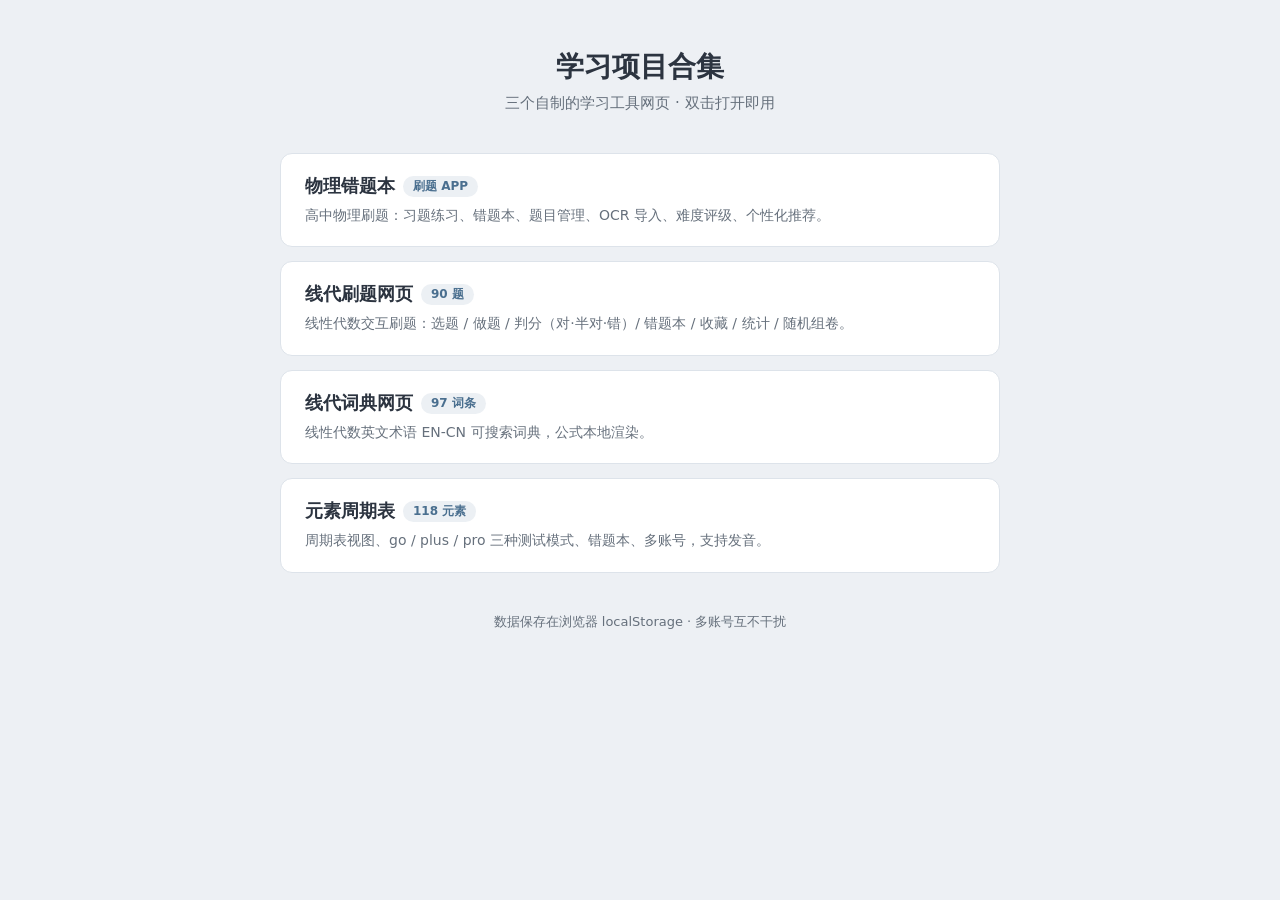
<file: index.html>
<!DOCTYPE html>
<html lang="zh-CN">
<head>
<meta charset="UTF-8">
<meta name="viewport" content="width=device-width, initial-scale=1.0">
<title>学习项目合集</title>
<style>
  :root {
    --bg: #edf0f4;
    --card: #ffffff;
    --text: #2c3440;
    --muted: #66707c;
    --accent: #4a6f8f;
    --border: #dde3ea;
  }
  * { margin: 0; padding: 0; box-sizing: border-box; }
  body {
    font-family: "Segoe UI", "Microsoft YaHei", system-ui, sans-serif;
    background: var(--bg);
    color: var(--text);
    min-height: 100vh;
    padding: 48px 16px;
  }
  .wrap { max-width: 720px; margin: 0 auto; }
  header { text-align: center; margin-bottom: 40px; }
  h1 { font-size: 28px; font-weight: 700; margin-bottom: 8px; }
  header p { color: var(--muted); font-size: 15px; }
  .cards { display: flex; flex-direction: column; gap: 14px; }
  a.card {
    display: block;
    background: var(--card);
    border: 1px solid var(--border);
    border-radius: 12px;
    padding: 20px 24px;
    text-decoration: none;
    color: var(--text);
    transition: border-color .15s, transform .15s, box-shadow .15s;
  }
  a.card:hover {
    border-color: var(--accent);
    transform: translateY(-2px);
    box-shadow: 0 6px 16px rgba(44, 52, 64, .10);
  }
  .card h2 { font-size: 18px; font-weight: 600; margin-bottom: 6px; }
  .card p { font-size: 14px; color: var(--muted); line-height: 1.6; }
  .card .tag {
    display: inline-block;
    font-size: 12px;
    color: var(--accent);
    background: rgba(74, 111, 143, .10);
    border-radius: 999px;
    padding: 2px 10px;
    margin-left: 8px;
    vertical-align: 2px;
  }
  footer { text-align: center; margin-top: 40px; color: var(--muted); font-size: 13px; }
</style>
</head>
<body>
  <div class="wrap">
    <header>
      <h1>学习项目合集</h1>
      <p>三个自制的学习工具网页 · 双击打开即用</p>
    </header>

    <div class="cards">
      <a class="card" href="物理错题本/index.html">
        <h2>物理错题本<span class="tag">刷题 APP</span></h2>
        <p>高中物理刷题：习题练习、错题本、题目管理、OCR 导入、难度评级、个性化推荐。</p>
      </a>
      <a class="card" href="线代期中复习/刷题网页/index.html">
        <h2>线代刷题网页<span class="tag">90 题</span></h2>
        <p>线性代数交互刷题：选题 / 做题 / 判分（对·半对·错）/ 错题本 / 收藏 / 统计 / 随机组卷。</p>
      </a>
      <a class="card" href="线代期中复习/词典网页/index.html">
        <h2>线代词典网页<span class="tag">97 词条</span></h2>
        <p>线性代数英文术语 EN-CN 可搜索词典，公式本地渲染。</p>
      </a>
      <a class="card" href="元素周期表/index.html">
        <h2>元素周期表<span class="tag">118 元素</span></h2>
        <p>周期表视图、go / plus / pro 三种测试模式、错题本、多账号，支持发音。</p>
      </a>
    </div>

    <footer>数据保存在浏览器 localStorage · 多账号互不干扰</footer>
  </div>
</body>
</html>
</file>
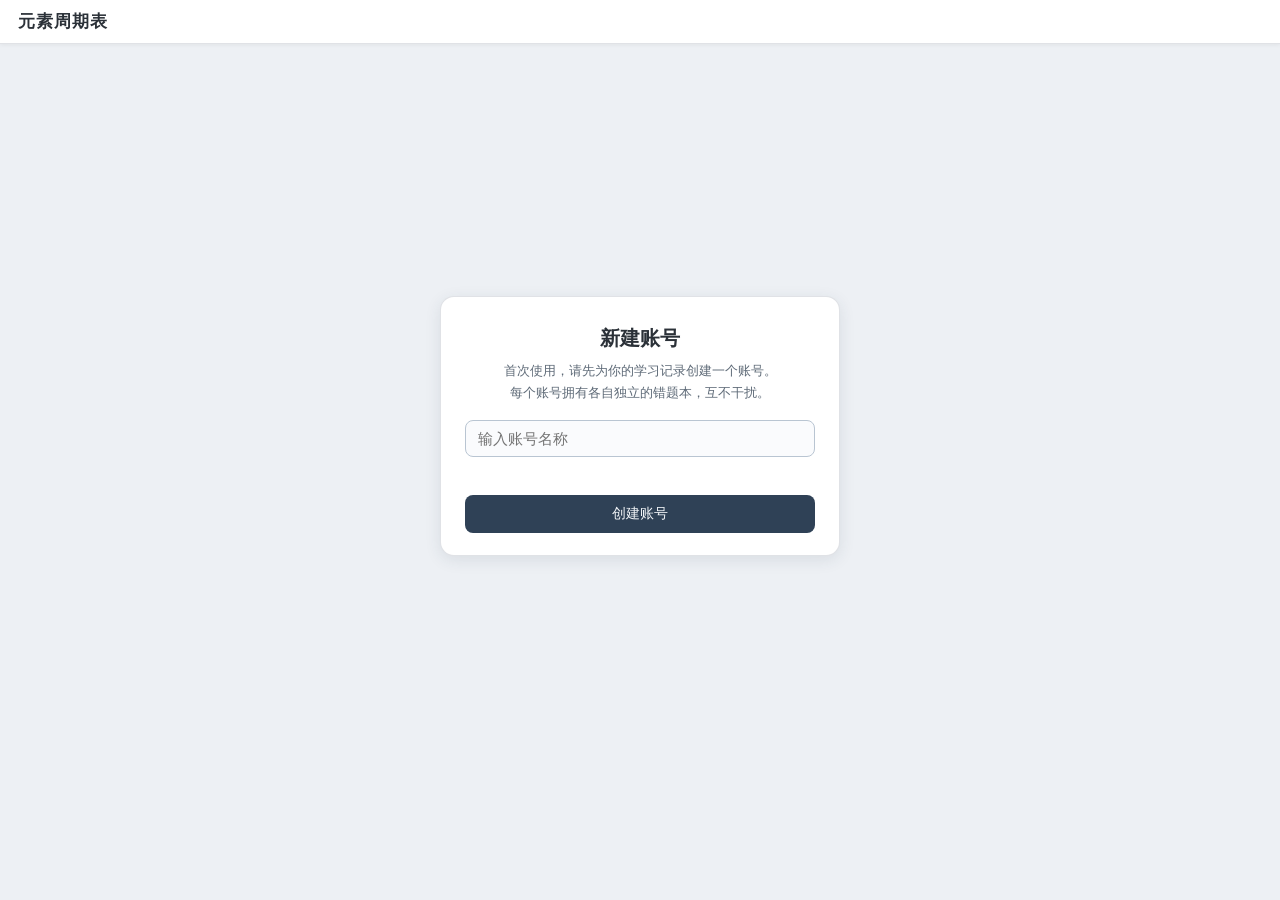
<file: 元素周期表/index.html>
<!DOCTYPE html>
<html lang="zh-CN">
<head>
  <meta charset="UTF-8">
  <meta name="viewport" content="width=device-width, initial-scale=1.0">
  <title>元素周期表</title>
  <link rel="stylesheet" href="css/style.css">
</head>
<body>
  <!-- 顶栏 -->
  <header id="topbar">
    <div class="brand-wrap">
      <div class="brand">元素周期表</div>
      <span id="account-name" class="account-name" hidden></span>
    </div>
    <nav class="nav">
      <button type="button" class="nav-btn active" data-view="table">元素周期表</button>
      <button type="button" class="nav-btn" data-view="test">测试</button>
      <button type="button" class="nav-btn" data-view="mistakes">错题本<span id="badge" class="badge" hidden>0</span></button>
      <button type="button" class="nav-btn" data-view="accounts">账号管理</button>
    </nav>
  </header>

  <!-- 视图一：主页面（完整周期表） -->
  <section id="view-table" class="view active">
    <div class="legend">
      <span class="legend-item"><i class="swatch block-s"></i>s 区</span>
      <span class="legend-item"><i class="swatch block-d"></i>d 区</span>
      <span class="legend-item"><i class="swatch block-ds"></i>ds 区</span>
      <span class="legend-item"><i class="swatch block-p"></i>p 区</span>
      <span class="legend-item"><i class="swatch block-f"></i>f 区</span>
      <span class="legend-tip">点击任意元素查看详情</span>
    </div>
    <div class="table-scroll">
      <div class="table-wrap">
        <div class="group-header" id="group-header"></div>
        <div class="table" id="periodic-table"></div>
      </div>
    </div>
  </section>

  <!-- 视图二：测试 -->
  <section id="view-test" class="view">
    <div class="test-card">
      <div class="test-top">
        <span class="test-banner" id="test-banner">随机测试</span>
        <button type="button" class="btn btn-outline" id="btn-exit">退出</button>
      </div>

      <!-- 三种测试模式 -->
      <div class="type-select">
        <button type="button" class="type-btn active" data-type="go">go<span class="type-hint">中文 → 英文</span></button>
        <button type="button" class="type-btn" data-type="plus">plus<span class="type-hint">三要素</span></button>
        <button type="button" class="type-btn" data-type="pro">pro<span class="type-hint">电子排布</span></button>
      </div>

      <div class="q-box">
        <div class="q-period" id="q-period"></div>
        <div class="q-zh" id="q-zh"></div>
        <div class="q-group" id="q-group"></div>
      </div>

      <!-- go：只给中文名 → 输入元素符号 + 英文名 -->
      <div class="form-row" id="go-inputs" hidden>
        <div class="form-group">
          <label class="form-label" for="in-sym">元素符号</label>
          <input type="text" id="in-sym" class="form-input" placeholder="Symbol" autocomplete="off">
        </div>
        <div class="form-group">
          <label class="form-label" for="in-en">英文名</label>
          <input type="text" id="in-en" class="form-input" placeholder="English name" autocomplete="off">
        </div>
      </div>

      <!-- plus：三要素互推（每道题只出现两个输入区） -->
      <div class="form-row" id="plus-inputs" hidden>
        <div class="form-group" id="plus-names-wrap" hidden>
          <label class="form-label">英文名 + 符号</label>
          <div class="pair-input">
            <input type="text" id="p-en" class="form-input" placeholder="English name" autocomplete="off">
            <input type="text" id="p-sym" class="form-input" placeholder="符号" autocomplete="off">
          </div>
        </div>
        <div class="form-group" id="plus-z-wrap" hidden>
          <label class="form-label" for="p-z">原子序数</label>
          <input type="number" id="p-z" class="form-input" placeholder="1–118" autocomplete="off">
        </div>
      </div>

      <!-- 元素位置选项填空（plus / pro 共用） -->
      <div class="pos-wrap" id="pos-field" hidden>
        <label class="form-label">元素位置</label>
        <div class="pos-input">
          <span>第</span>
          <button type="button" class="pos-blank" id="pos-period">＿</button>
          <span>周期</span>
          <button type="button" class="pos-blank" id="pos-group">＿</button>
          <span>族</span>
        </div>
        <div class="pos-options" id="pos-options" hidden></div>
      </div>

      <!-- pro：给中文名+英文名 → 输入元素位置 + 电子排布式 -->
      <div id="pro-inputs" hidden>
        <div class="form-group">
          <label class="form-label" for="pro-cfg">电子排布式</label>
          <textarea id="pro-cfg" class="form-input cfg-input" rows="3" placeholder="例如：1s² 2s² 2p⁶"></textarea>
        </div>
        <div class="sup-pad" id="sup-pad"></div>
      </div>

      <button type="button" class="btn btn-primary btn-block" id="btn-submit">提交</button>
      <div class="feedback" id="feedback"></div>
      <button type="button" class="btn btn-outline btn-block" id="btn-skip" hidden>下一题 →</button>
    </div>
  </section>

  <!-- 视图三：错题本 -->
  <section id="view-mistakes" class="view">
    <div class="mistake-head">
      <h1>错题本</h1>
      <div class="mistake-actions">
        <span class="mistake-total" id="mistake-total">共 0 个错题词条</span>
        <button type="button" class="btn btn-primary" id="btn-review">错题复习</button>
      </div>
    </div>
    <div class="mistake-list" id="mistake-list"></div>
    <div class="empty-state" id="mistake-empty" hidden>
      <span class="empty-icon">📭</span>
      <p>暂无错题记录</p>
      <p class="empty-sub">在「测试」中答错的元素会出现在这里</p>
    </div>
  </section>

  <!-- 首次使用：新建账号 -->
  <section id="view-create" class="view">
    <div class="create-card">
      <h1>新建账号</h1>
      <p class="create-sub">首次使用，请先为你的学习记录创建一个账号。<br>每个账号拥有各自独立的错题本，互不干扰。</p>
      <input type="text" id="create-name" class="form-input" placeholder="输入账号名称" maxlength="20" autocomplete="off">
      <div class="create-error" id="create-error"></div>
      <button type="button" class="btn btn-primary btn-block" id="btn-confirm-create">创建账号</button>
    </div>
  </section>

  <!-- 视图四：账号管理 -->
  <section id="view-accounts" class="view">
    <div class="account-head">
      <h1>账号管理</h1>
      <div class="account-form">
        <input type="text" id="new-account-name" class="form-input" placeholder="新账号名称" maxlength="20" autocomplete="off">
        <button type="button" class="btn btn-primary" id="btn-create-account">新建账号</button>
      </div>
      <div class="account-error" id="account-error"></div>
    </div>
    <div class="account-list" id="account-list"></div>
  </section>

  <!-- 元素详情浮动小窗 -->
  <div id="popup" class="popup" hidden>
    <button type="button" class="popup-close" id="popup-close" aria-label="关闭">×</button>
    <div id="popup-content"></div>
  </div>

  <!-- 发音（有道在线TTS + 浏览器语音兜底） -->
  <audio id="tts"></audio>

  <!-- 经典 script，file:// 下可正常加载；顺序：data → store → app -->
  <script src="js/data.js"></script>
  <script src="js/store.js"></script>
  <script src="js/app.js"></script>
</body>
</html>
</file>
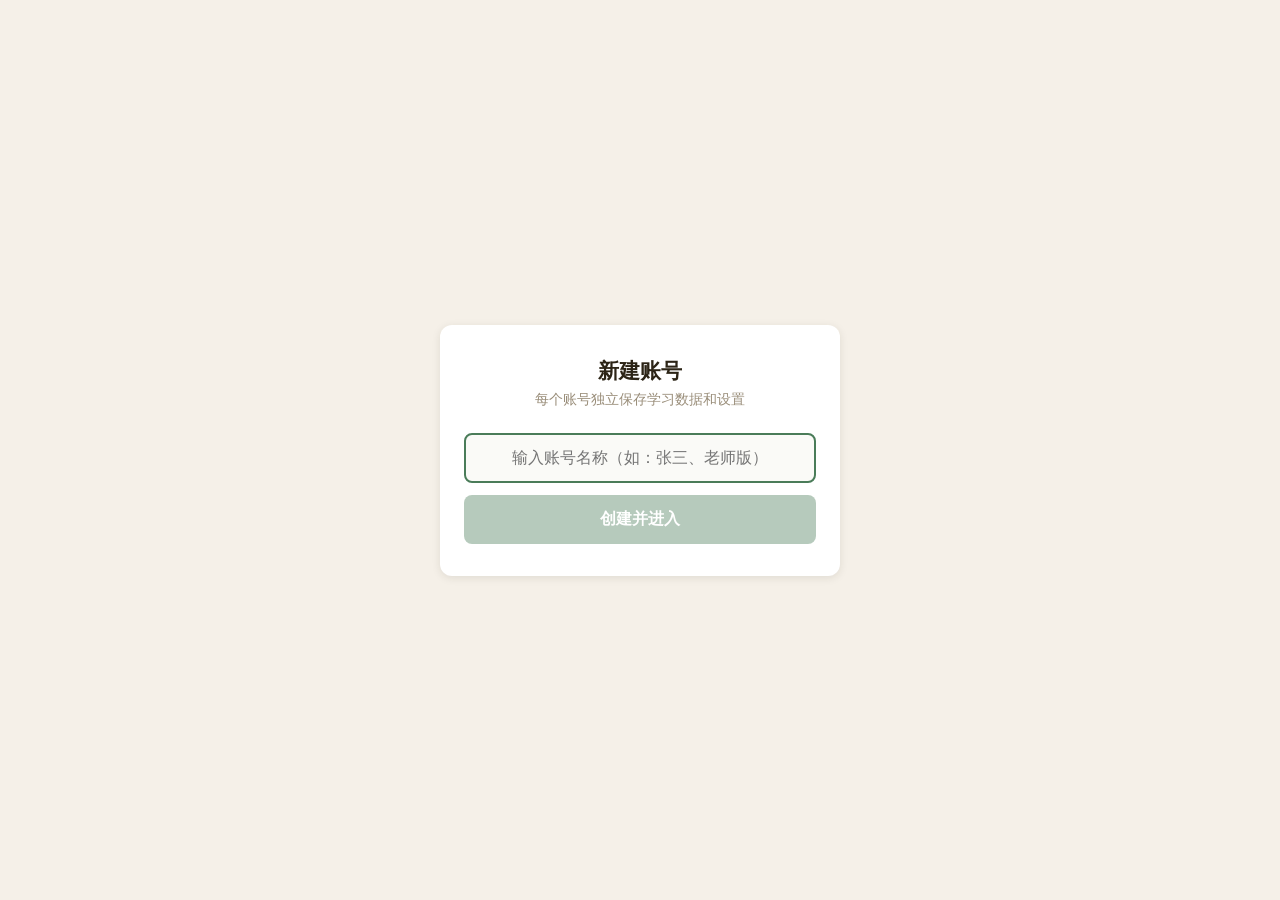
<file: 物理错题本/index.html>
<!DOCTYPE html>
<html lang="zh-CN">
  <head>
    <meta charset="UTF-8" />
    <meta name="viewport" content="width=device-width, initial-scale=1.0" />
    <title>高中物理刷题</title>
    <link rel="stylesheet" href="./assets/index-B-S0Kpgf.css">
    <style>
      #loading { display:flex; flex-direction:column; align-items:center; justify-content:center; height:100vh; color:#6b5e4a; font-family:sans-serif; }
      #loading .spinner { width:40px; height:40px; border:4px solid #d4c9b5; border-top-color:#4a7c59; border-radius:50%; animation:spin 0.8s linear infinite; margin-bottom:16px; }
      @keyframes spin { to { transform:rotate(360deg); } }
    </style>
  </head>
  <body>
    <div id="root"><div id="loading"><div class="spinner"></div><p>加载中...</p></div></div>
    <script src="./assets/polyfills-legacy-BVSa5FIE.js"></script>
    <script src="./assets/index-legacy-C6F4D-fp.js"></script>
    <script>
      System.import('./assets/index-legacy-DFaAZjEH.js')
    </script>
  </body>
</html>
</file>
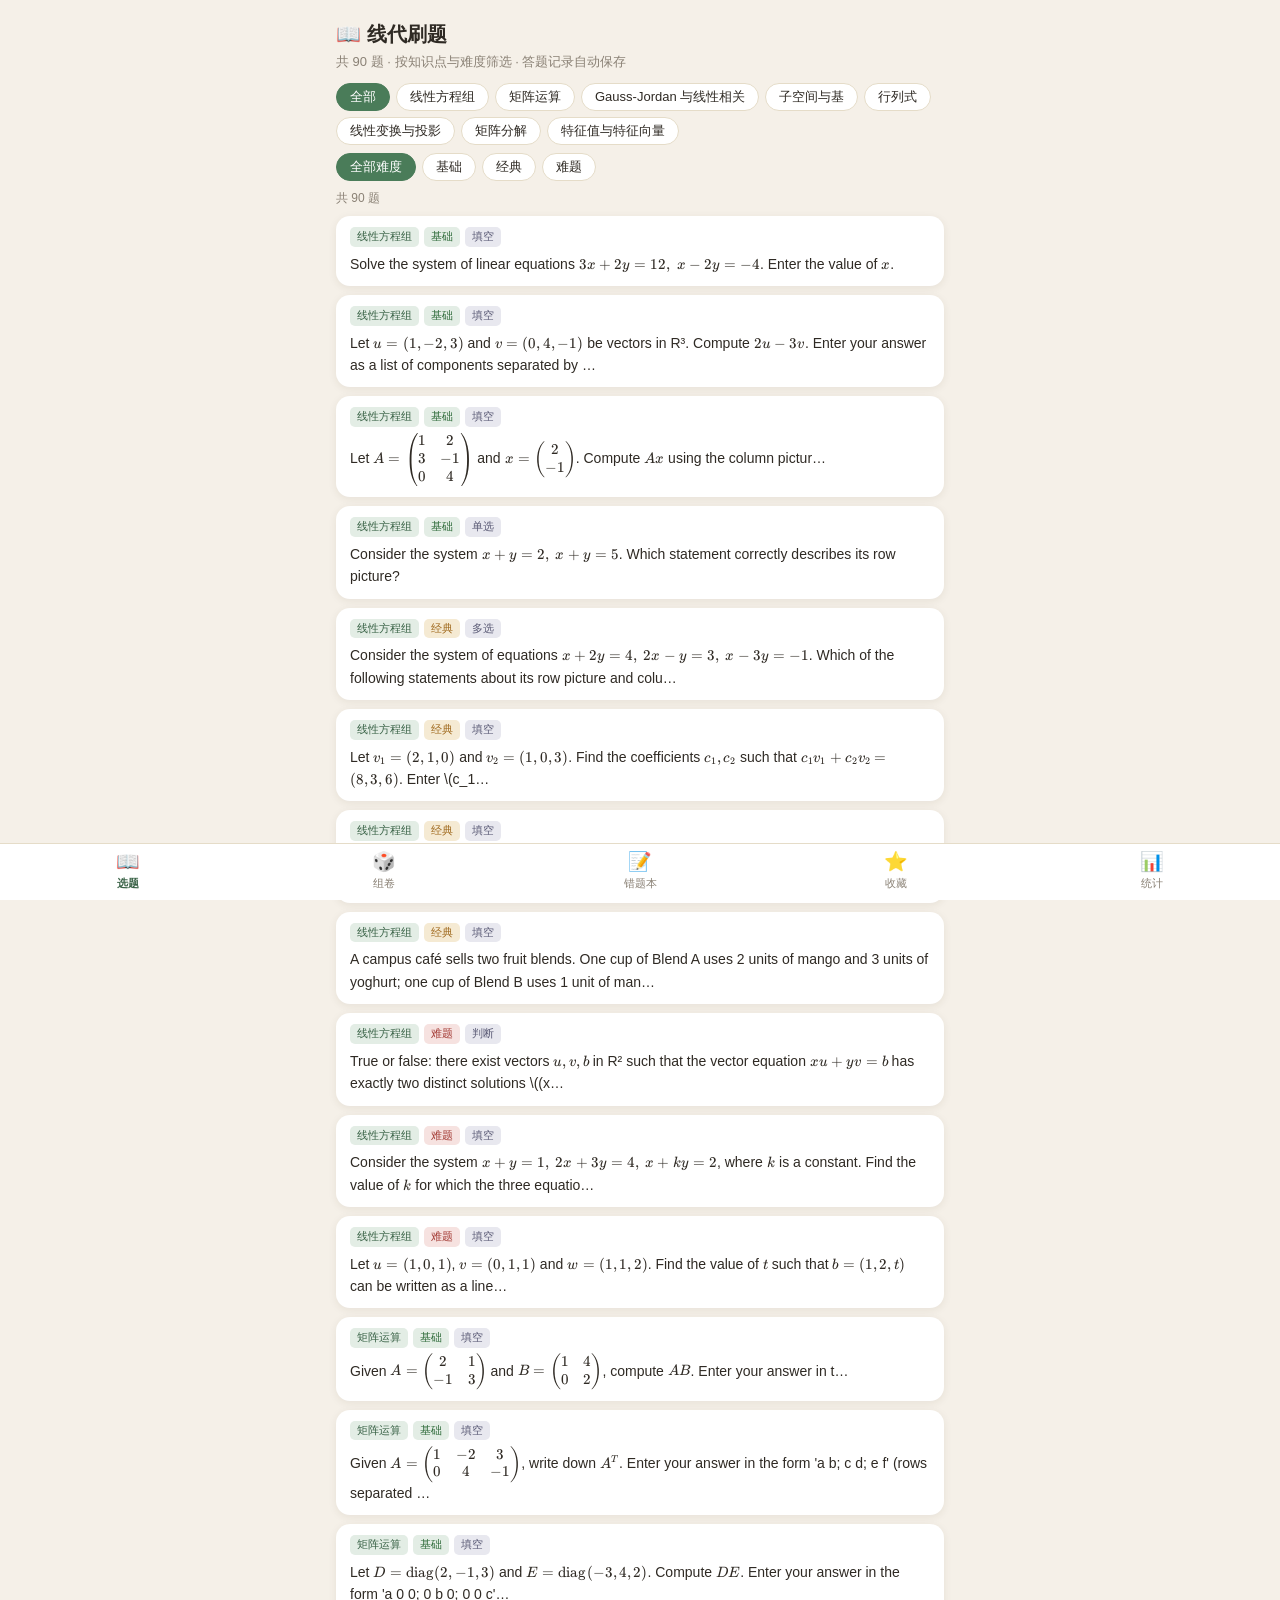
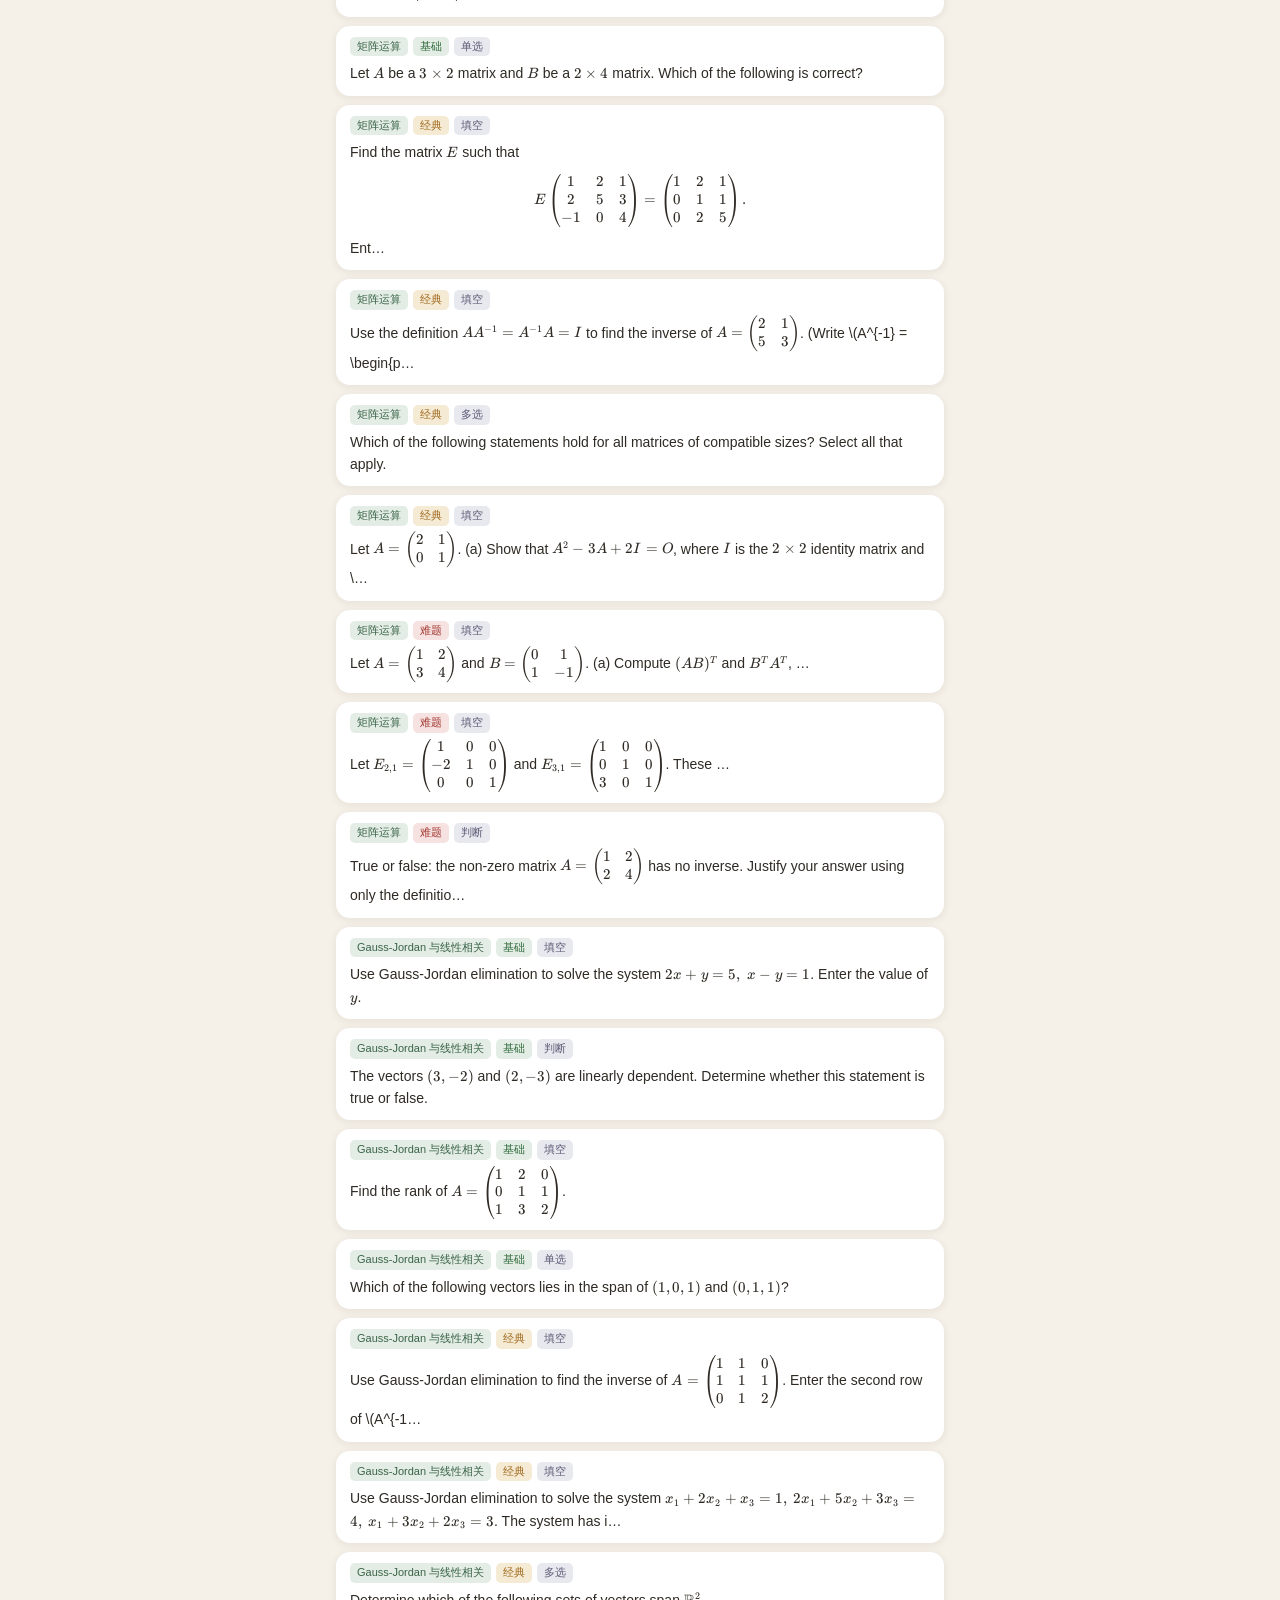
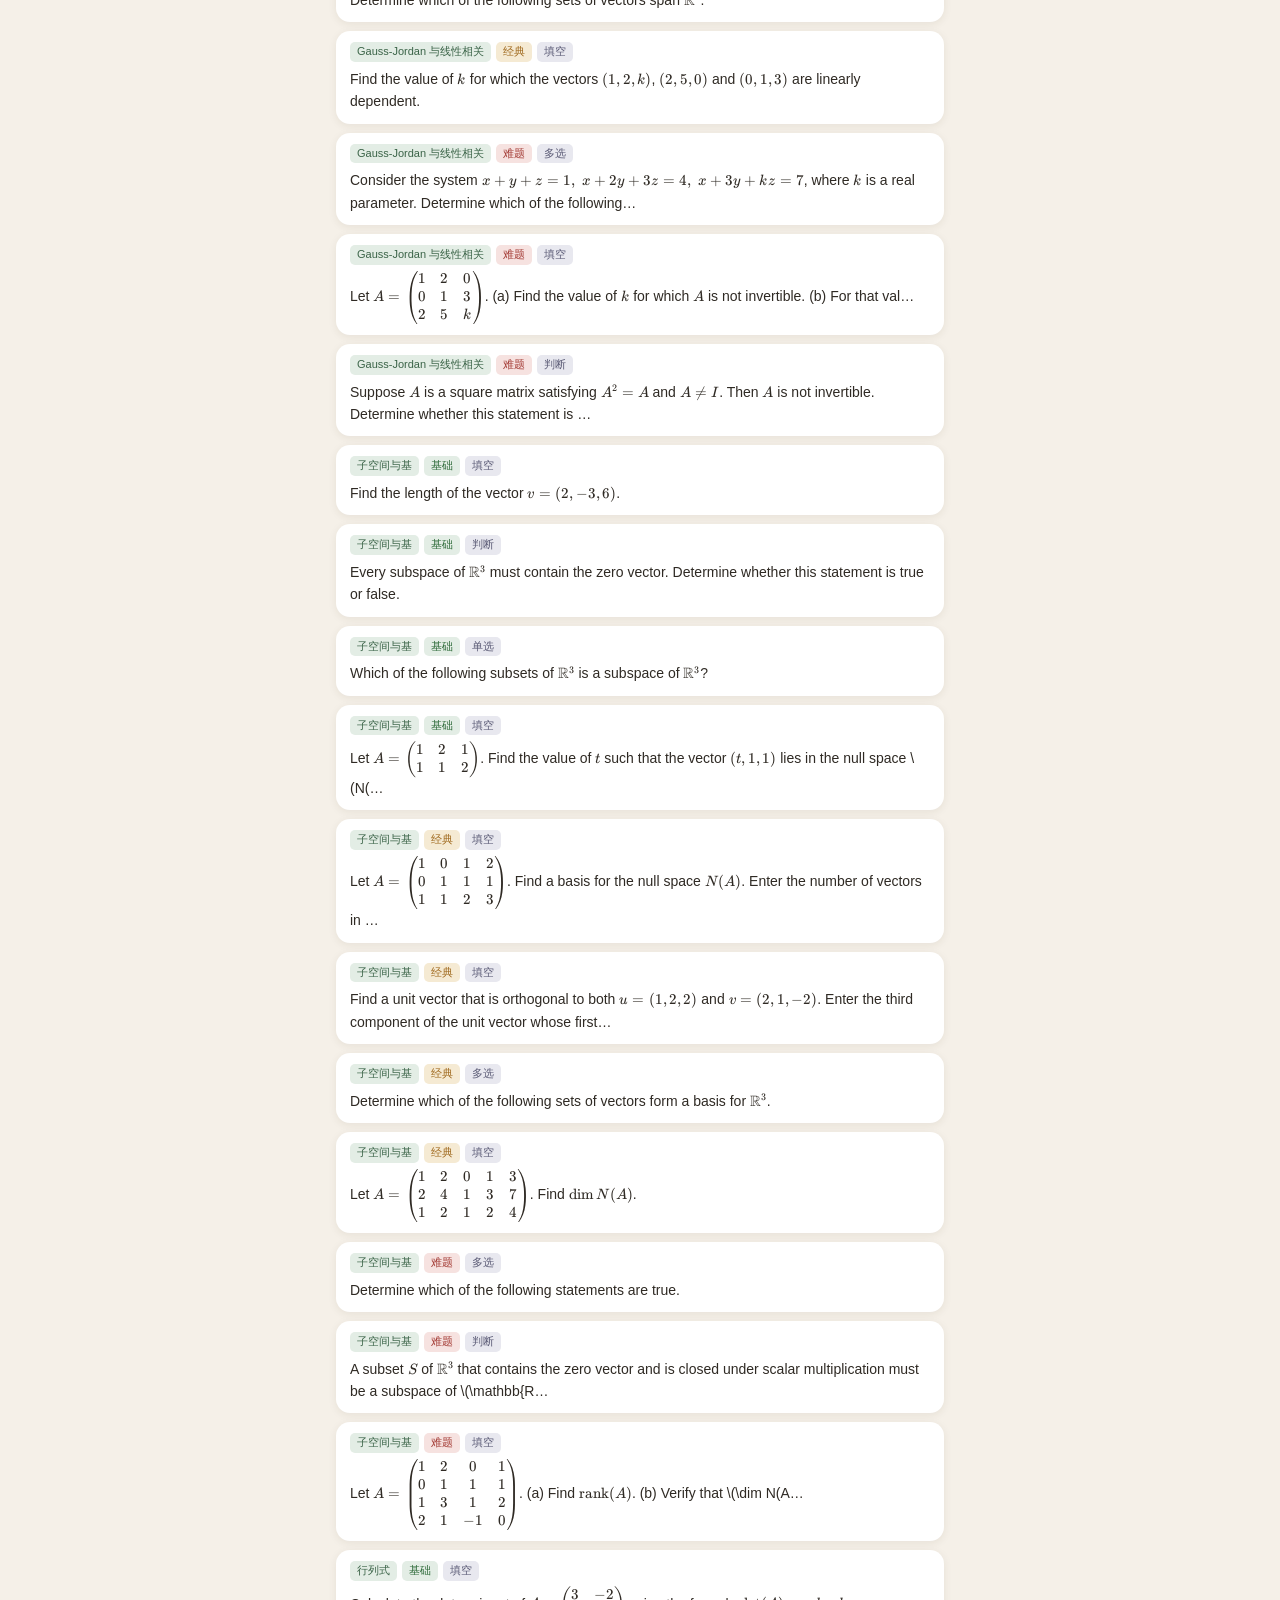
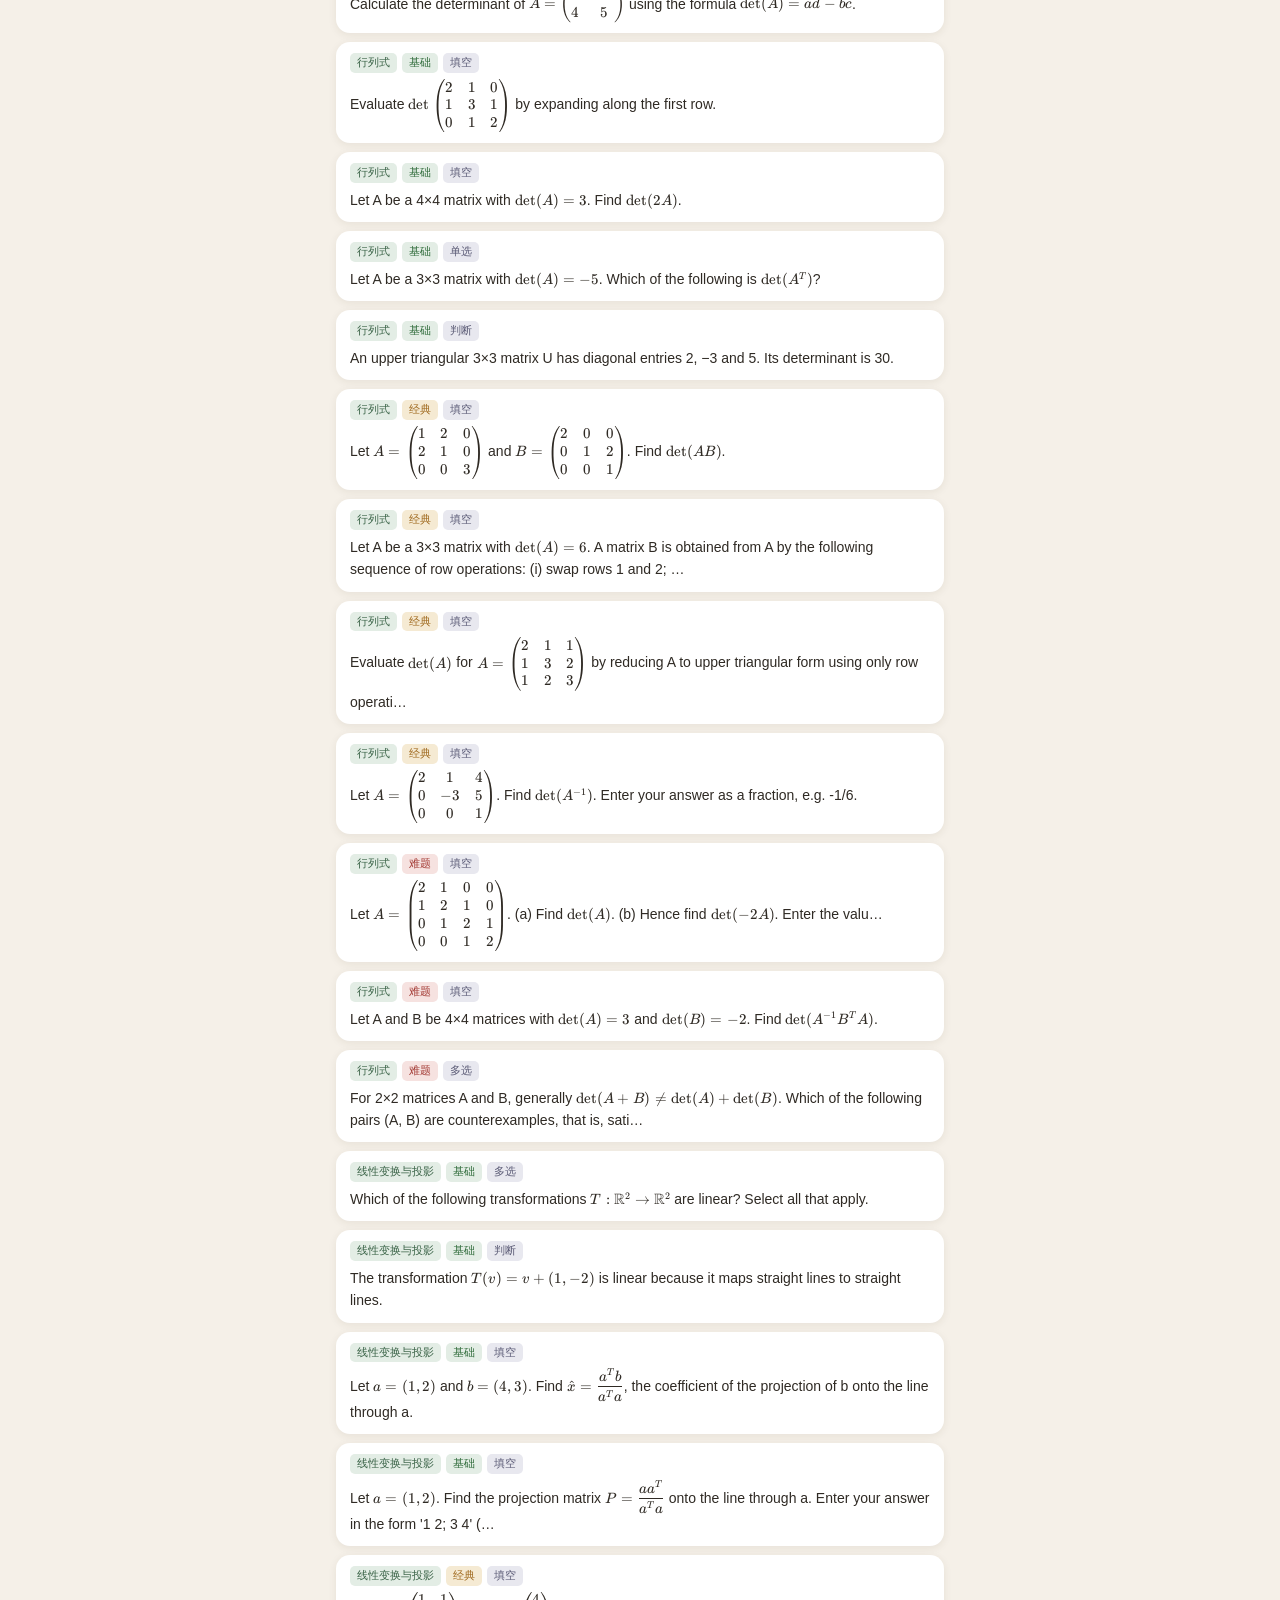
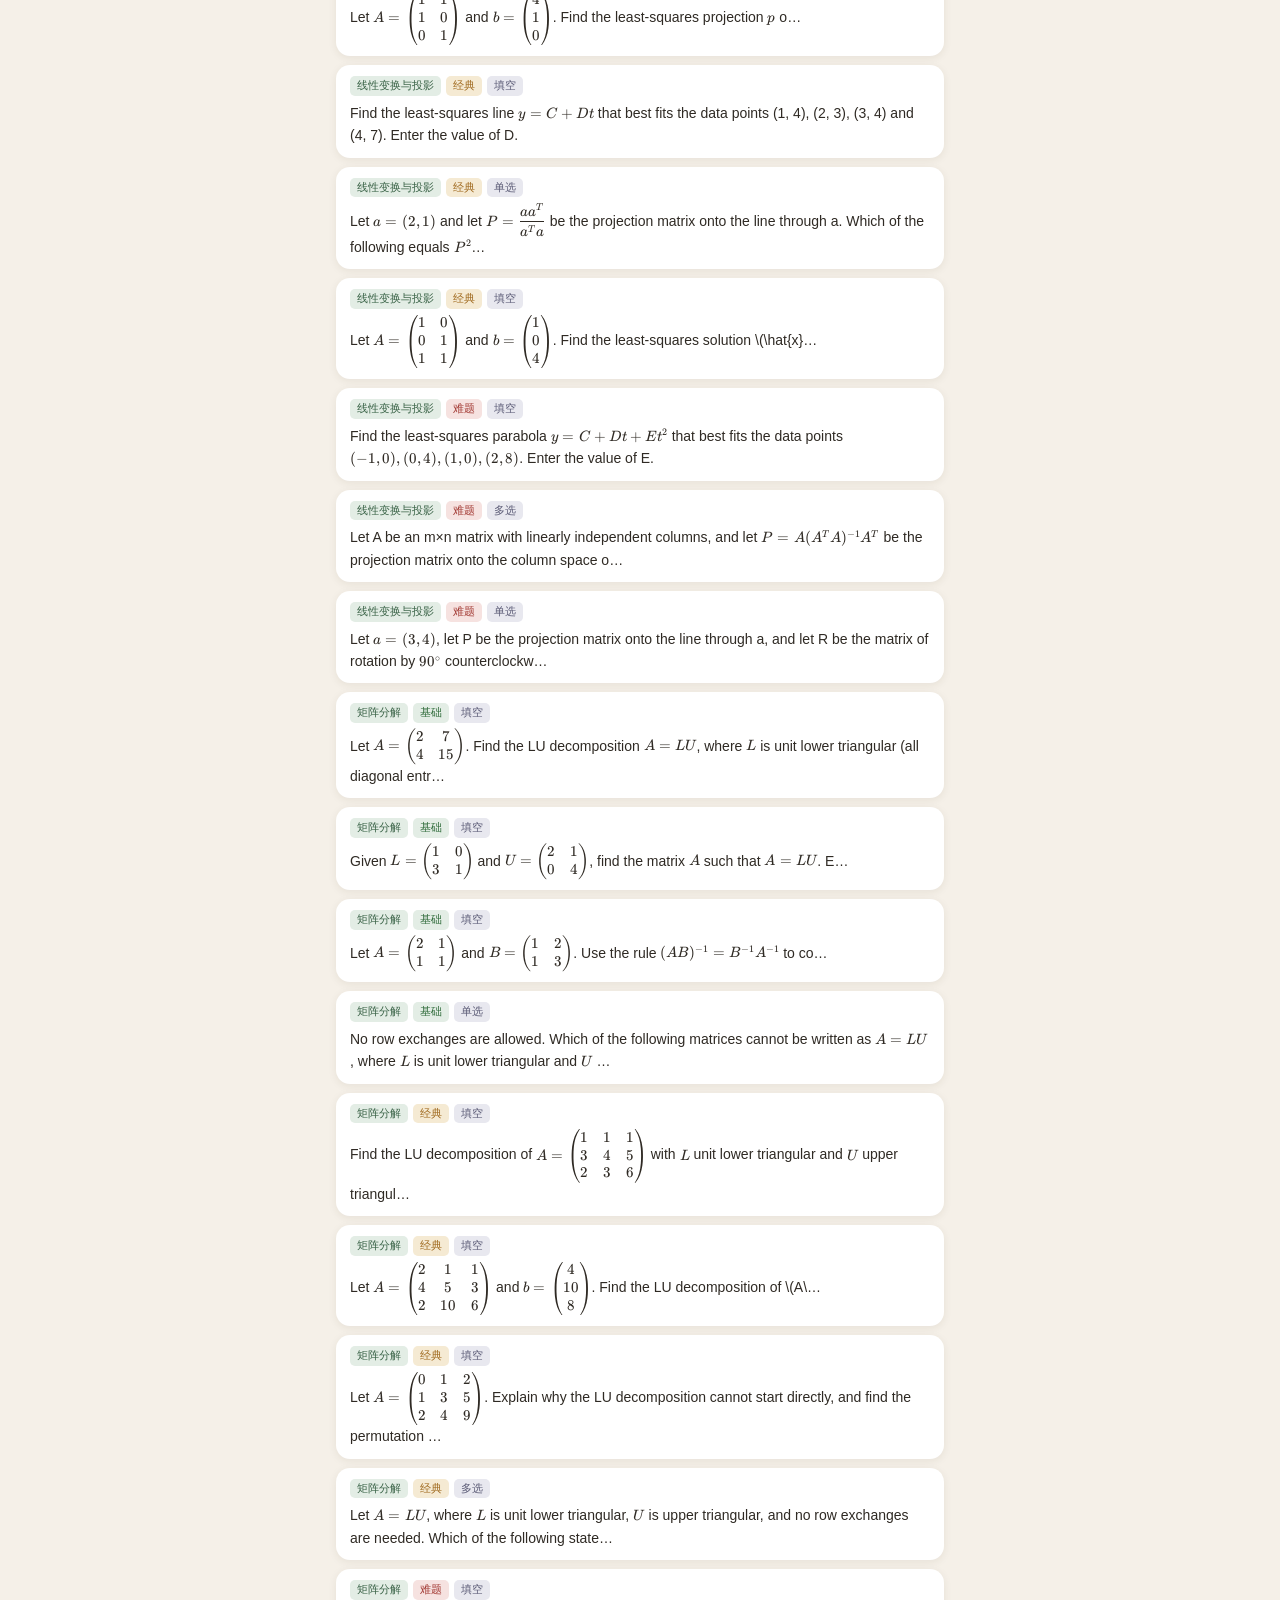
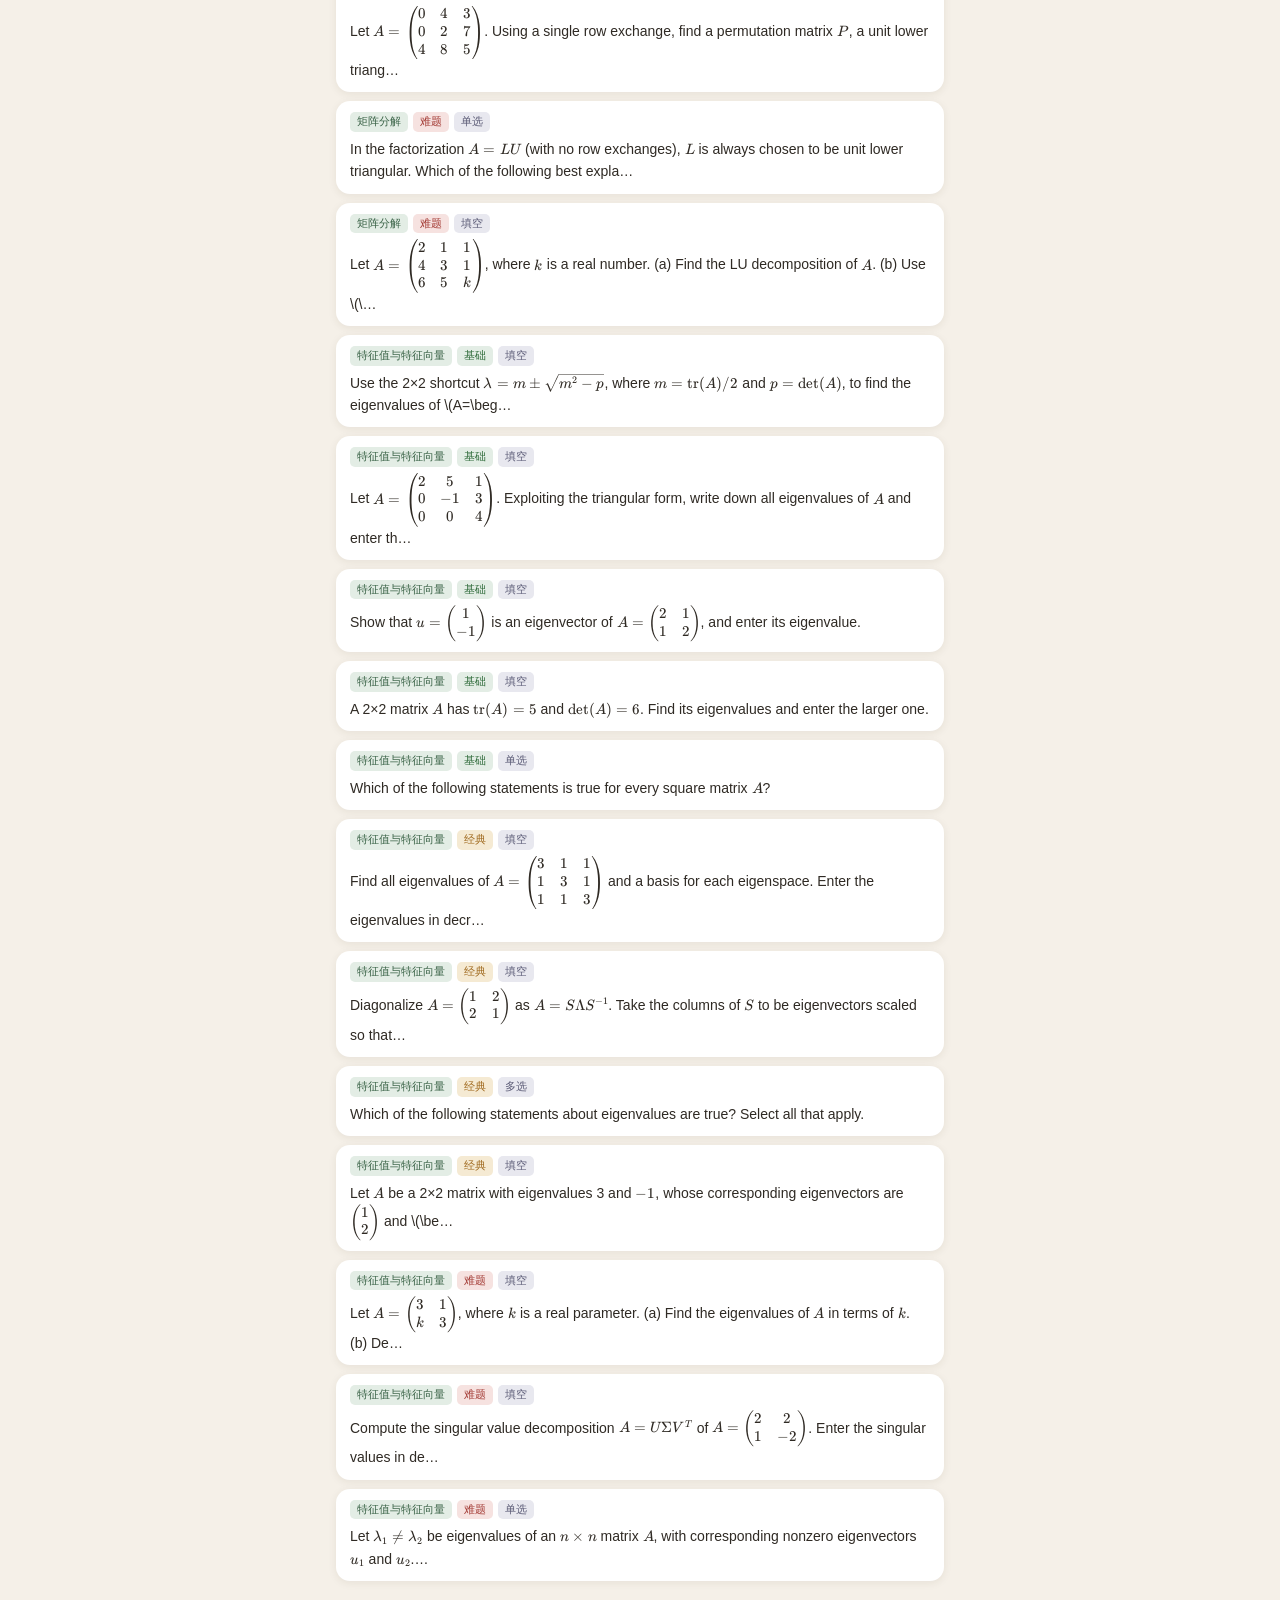
<file: 线代期中复习/刷题网页/index.html>
<!DOCTYPE html>
<html lang="zh-CN">
<head>
<meta charset="utf-8">
<meta name="viewport" content="width=device-width, initial-scale=1">
<title>线代刷题 · Linear Algebra Practice</title>
<link rel="stylesheet" href="../vendor/katex/katex.min.css">
<link rel="stylesheet" href="css/style.css">
</head>
<body>
<div id="app"><div class="loading">加载中…</div></div>
<script src="../vendor/katex/katex.min.js"></script>
<script src="js/data.js"></script>
<script src="js/grader.js"></script>
<script src="js/store.js"></script>
<script src="js/app.js"></script>
</body>
</html>
</file>
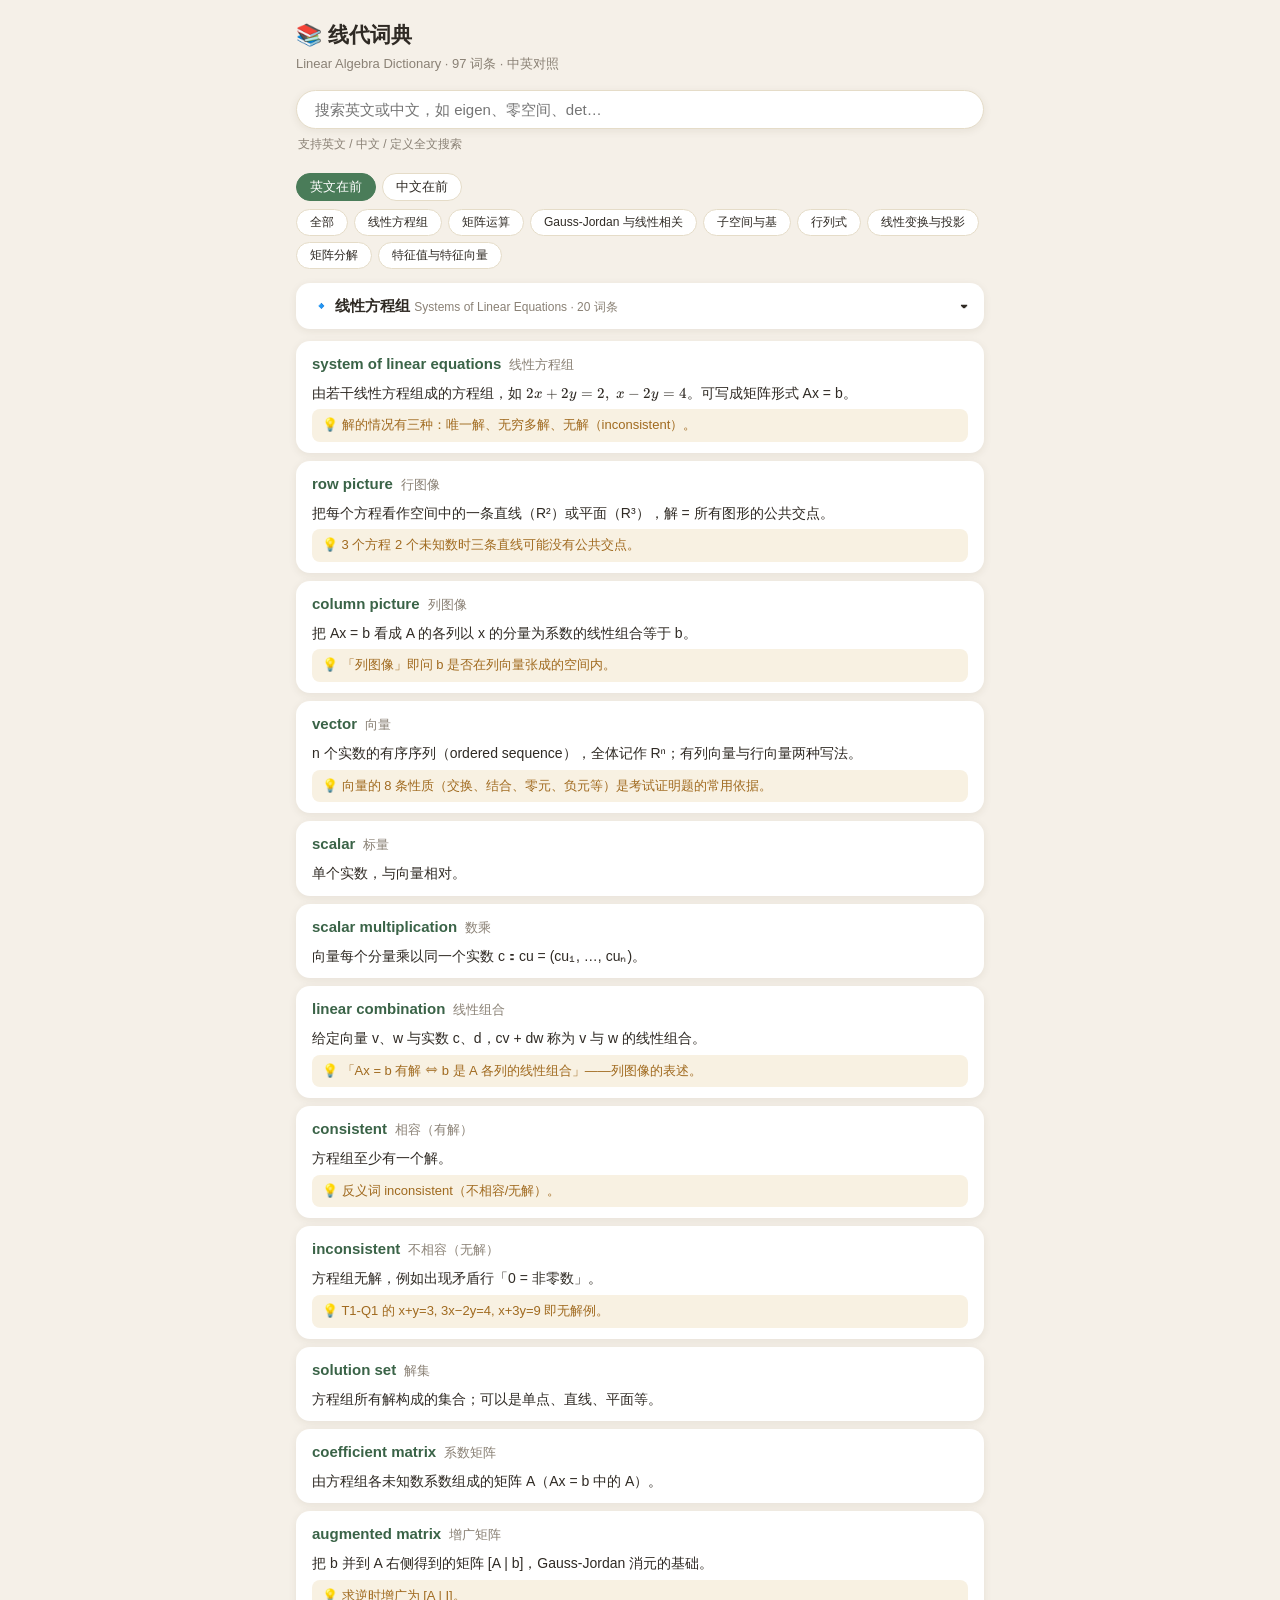
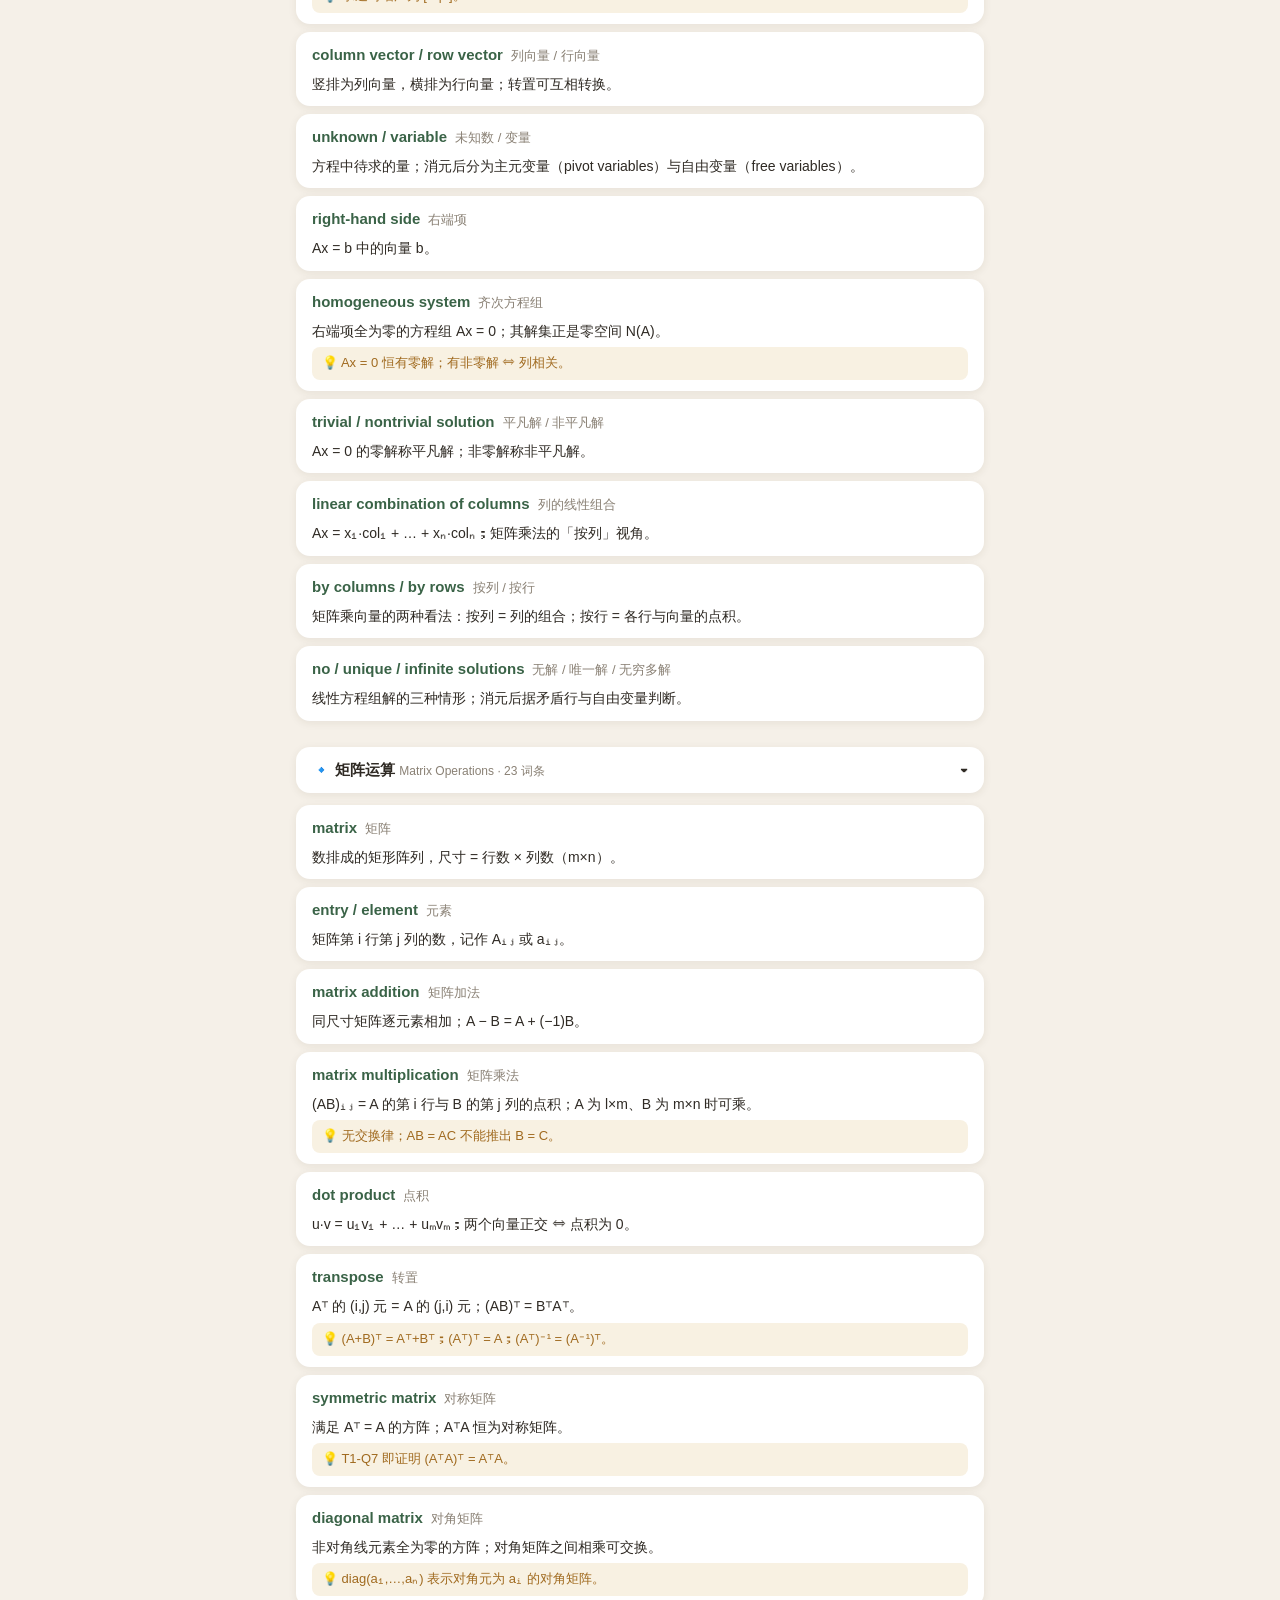
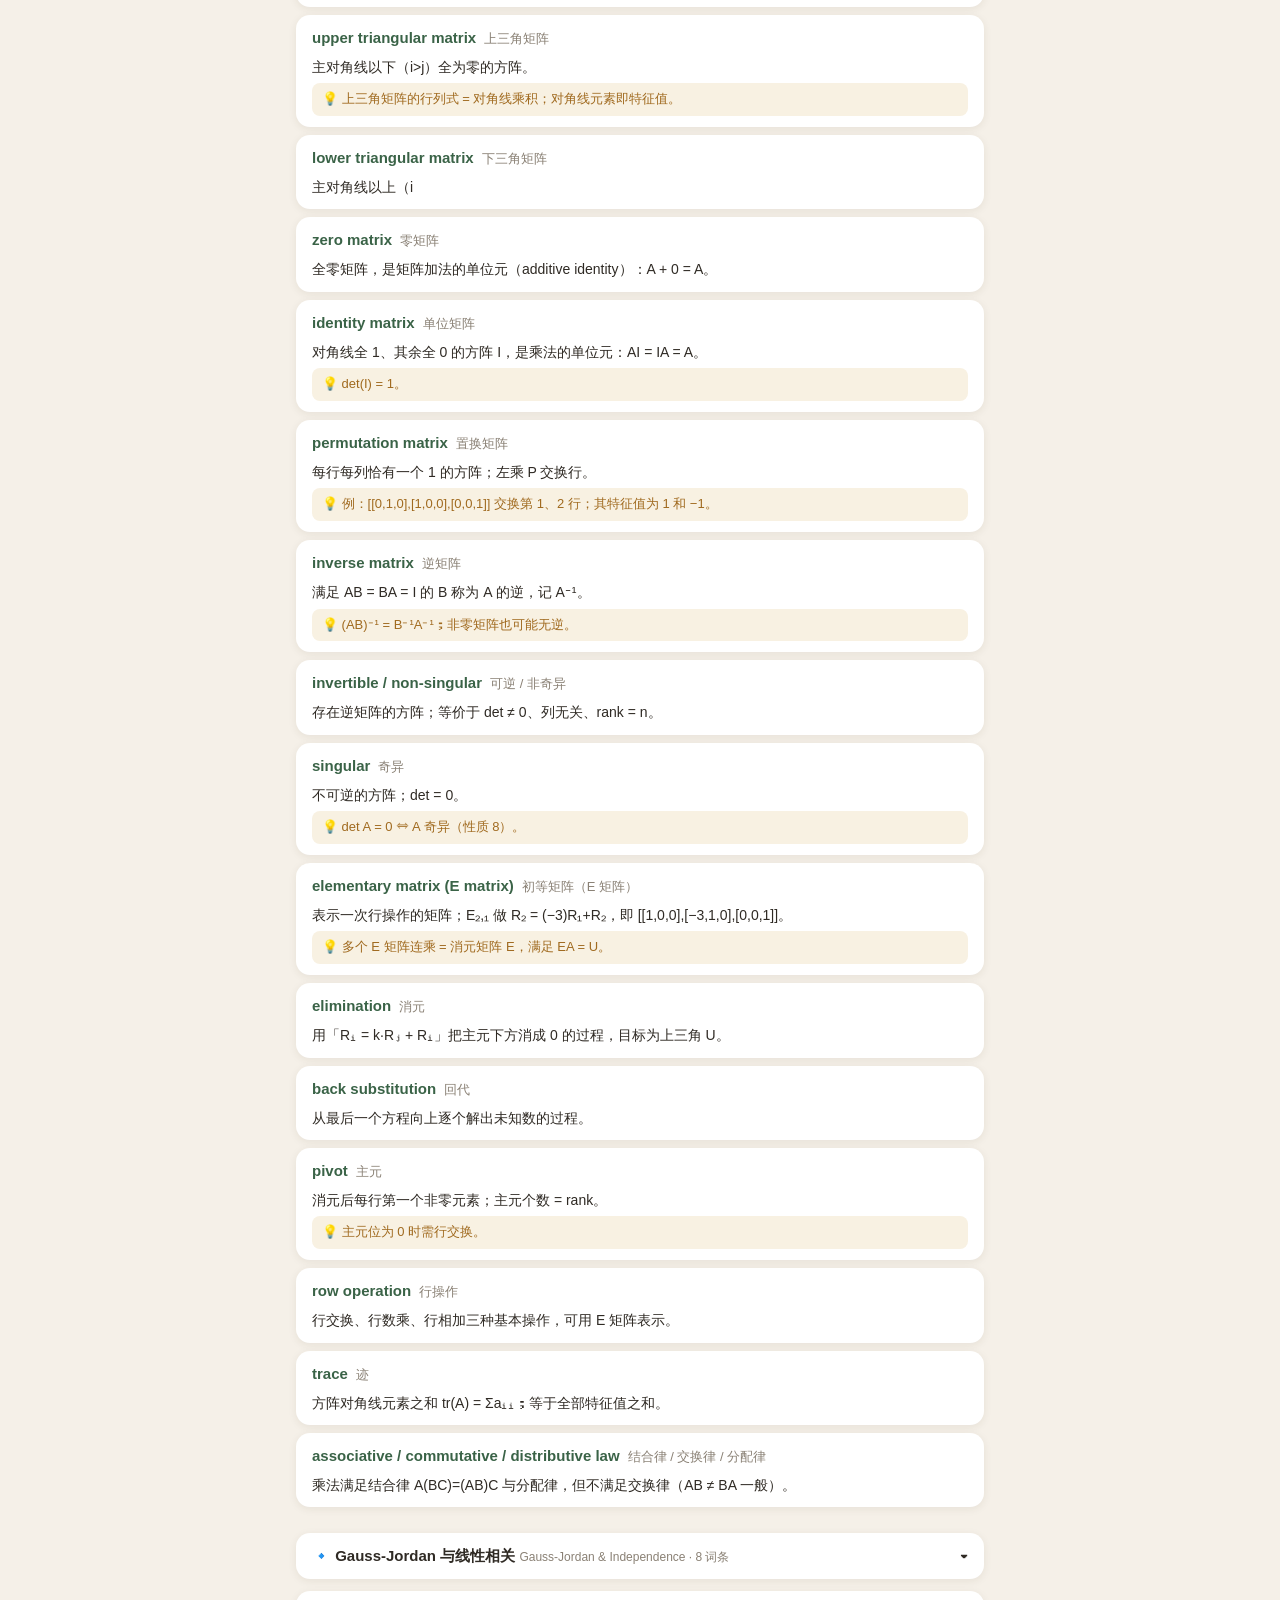
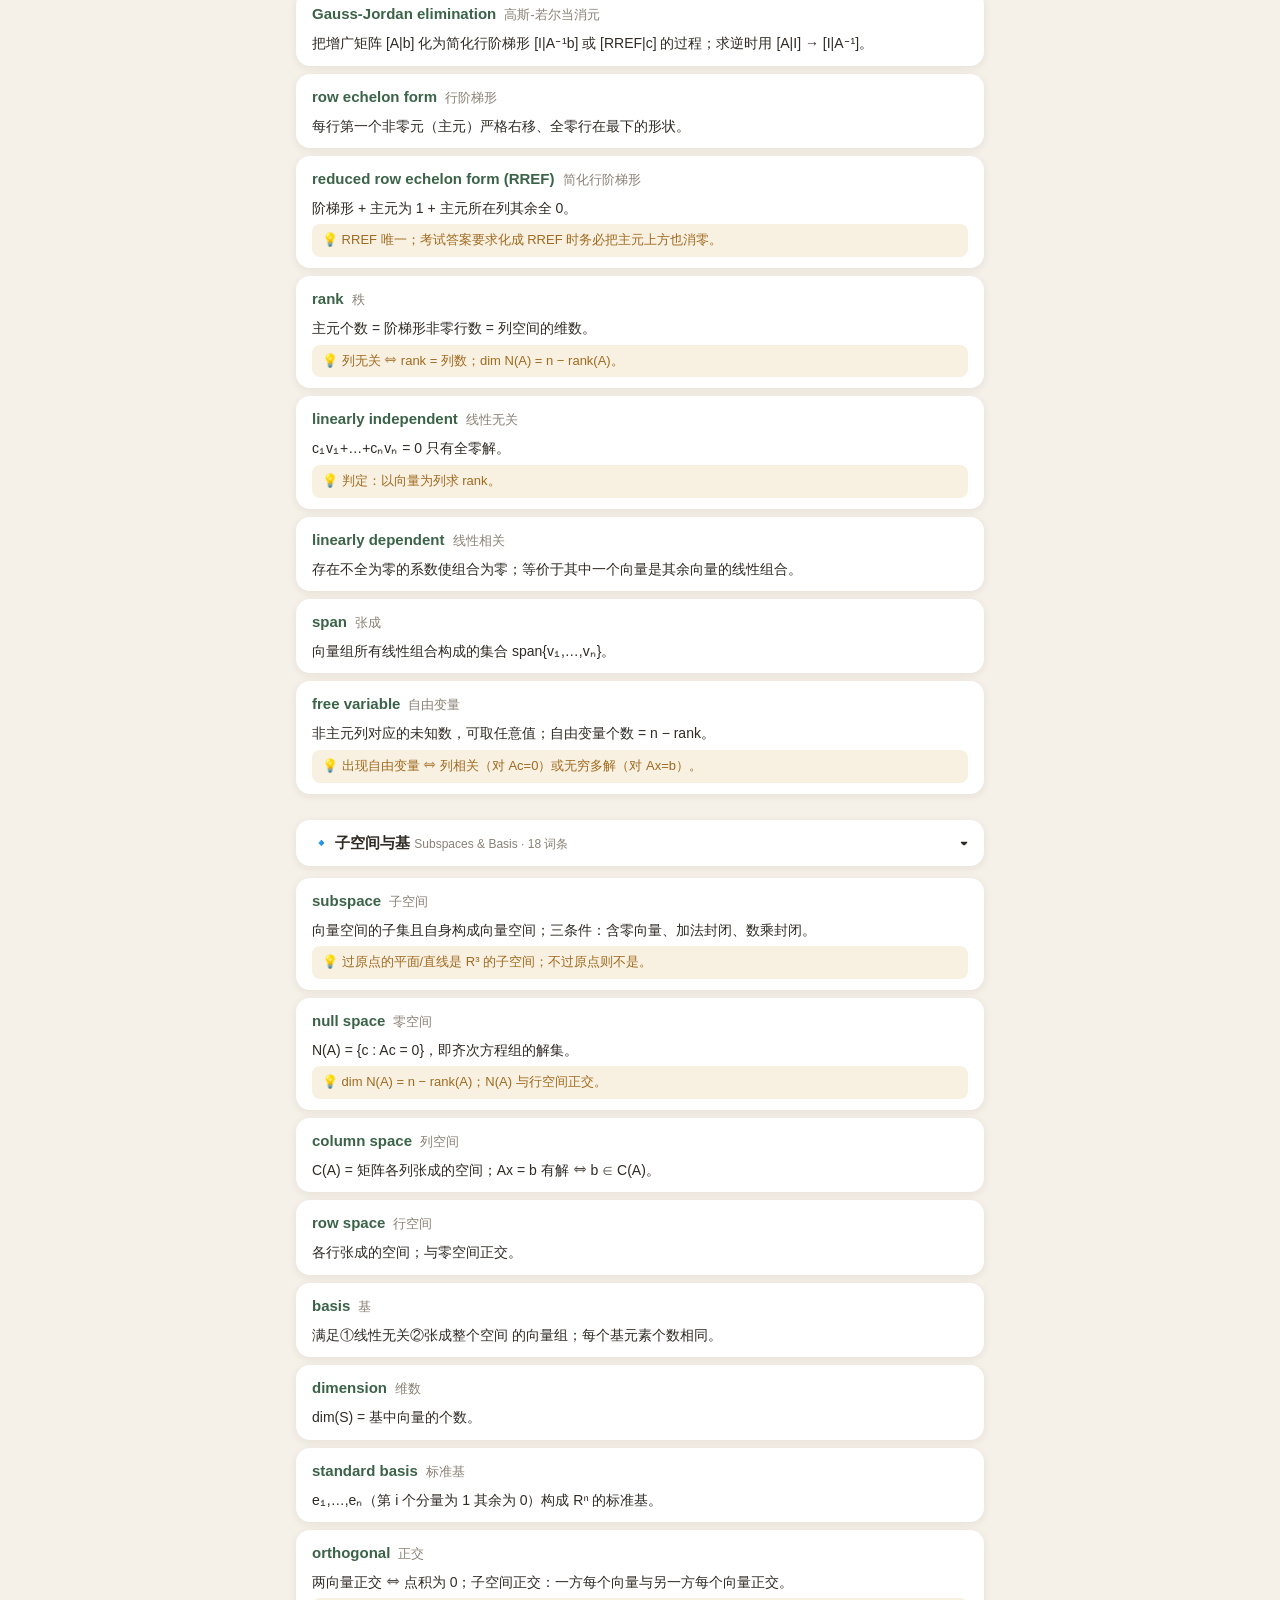
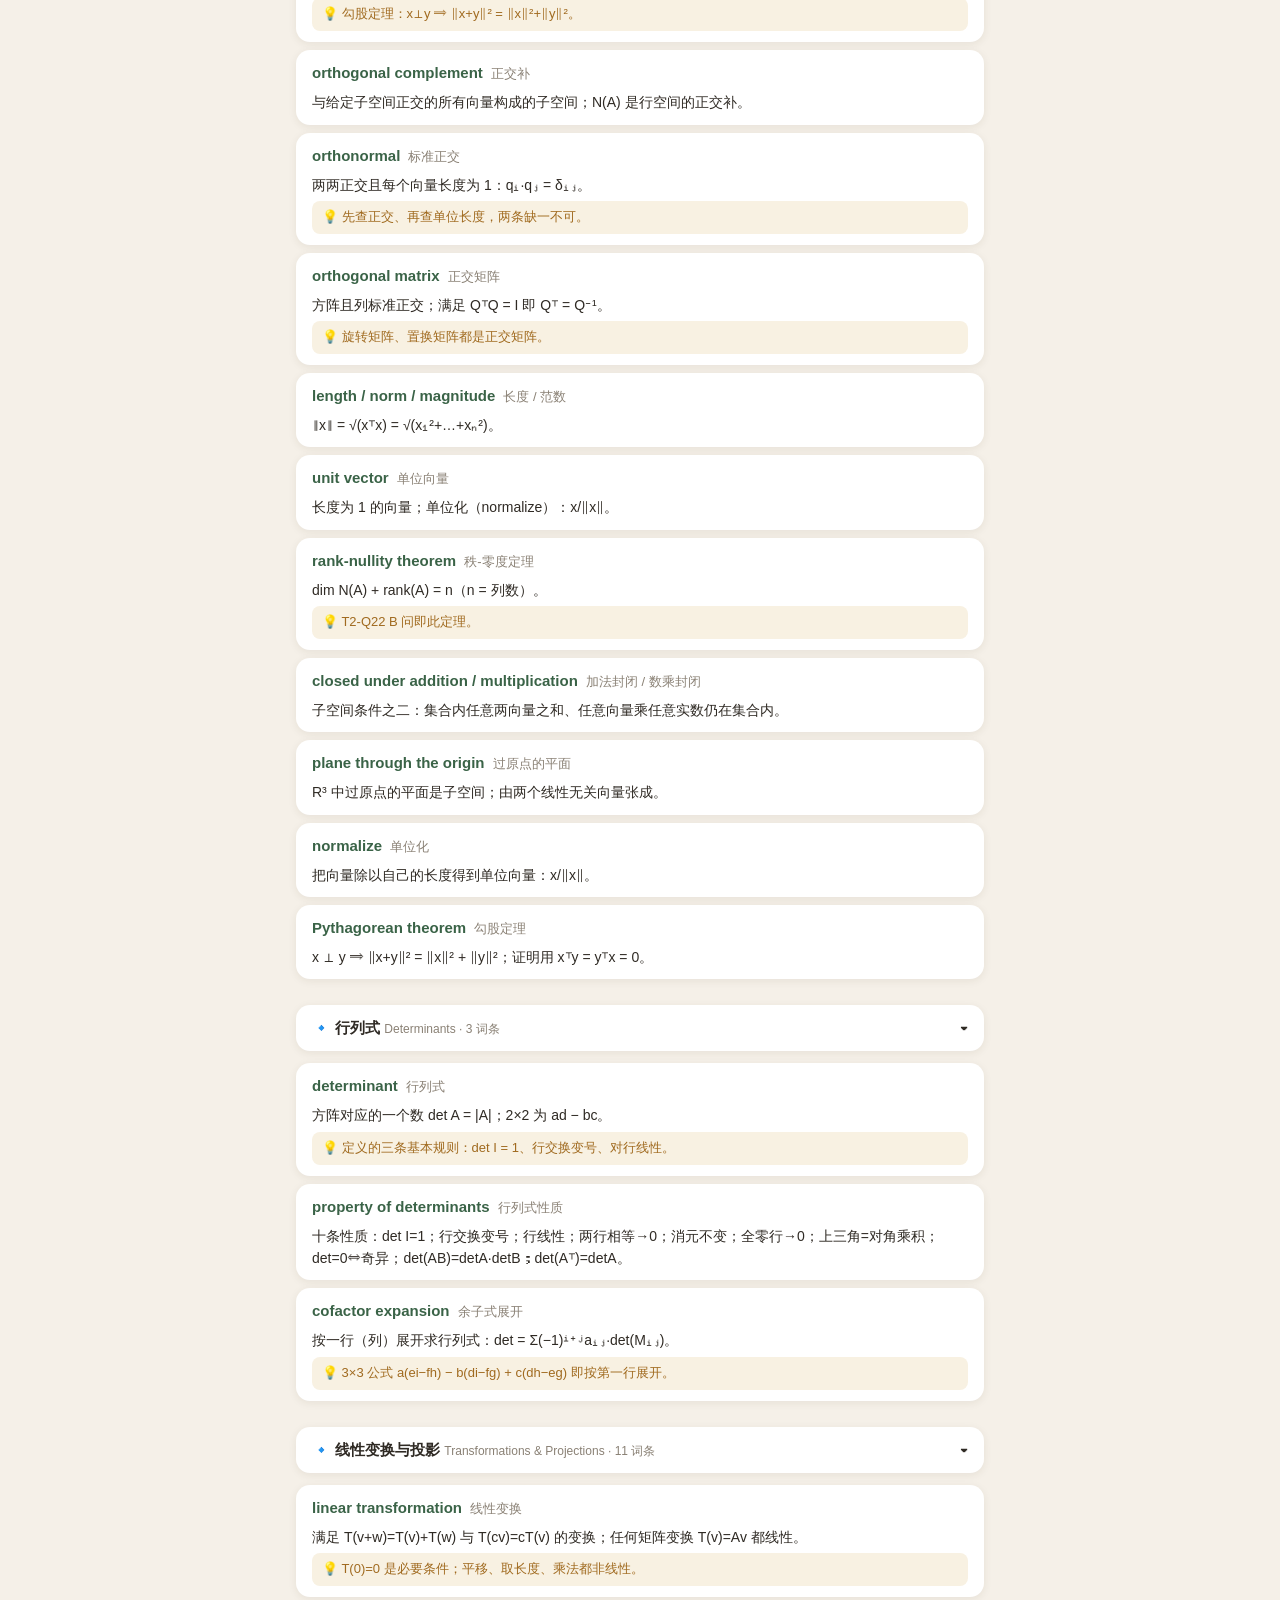
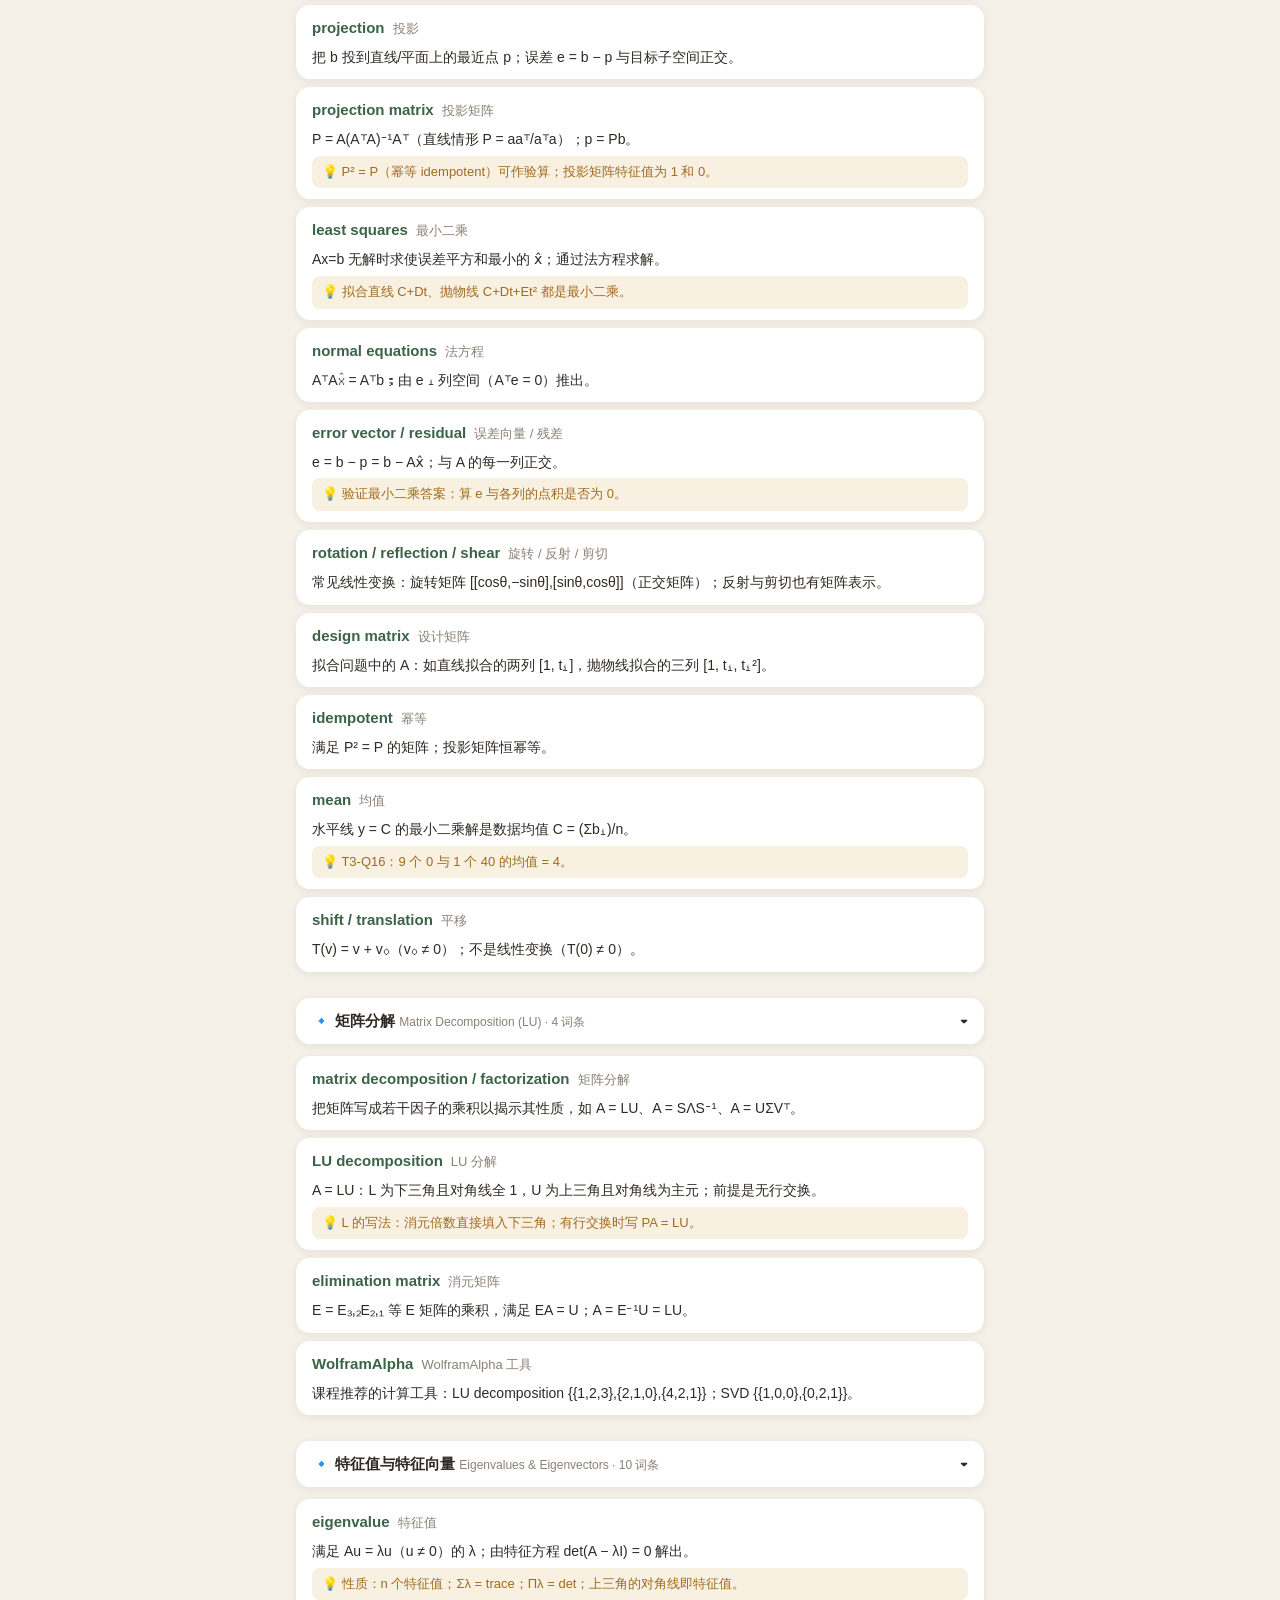
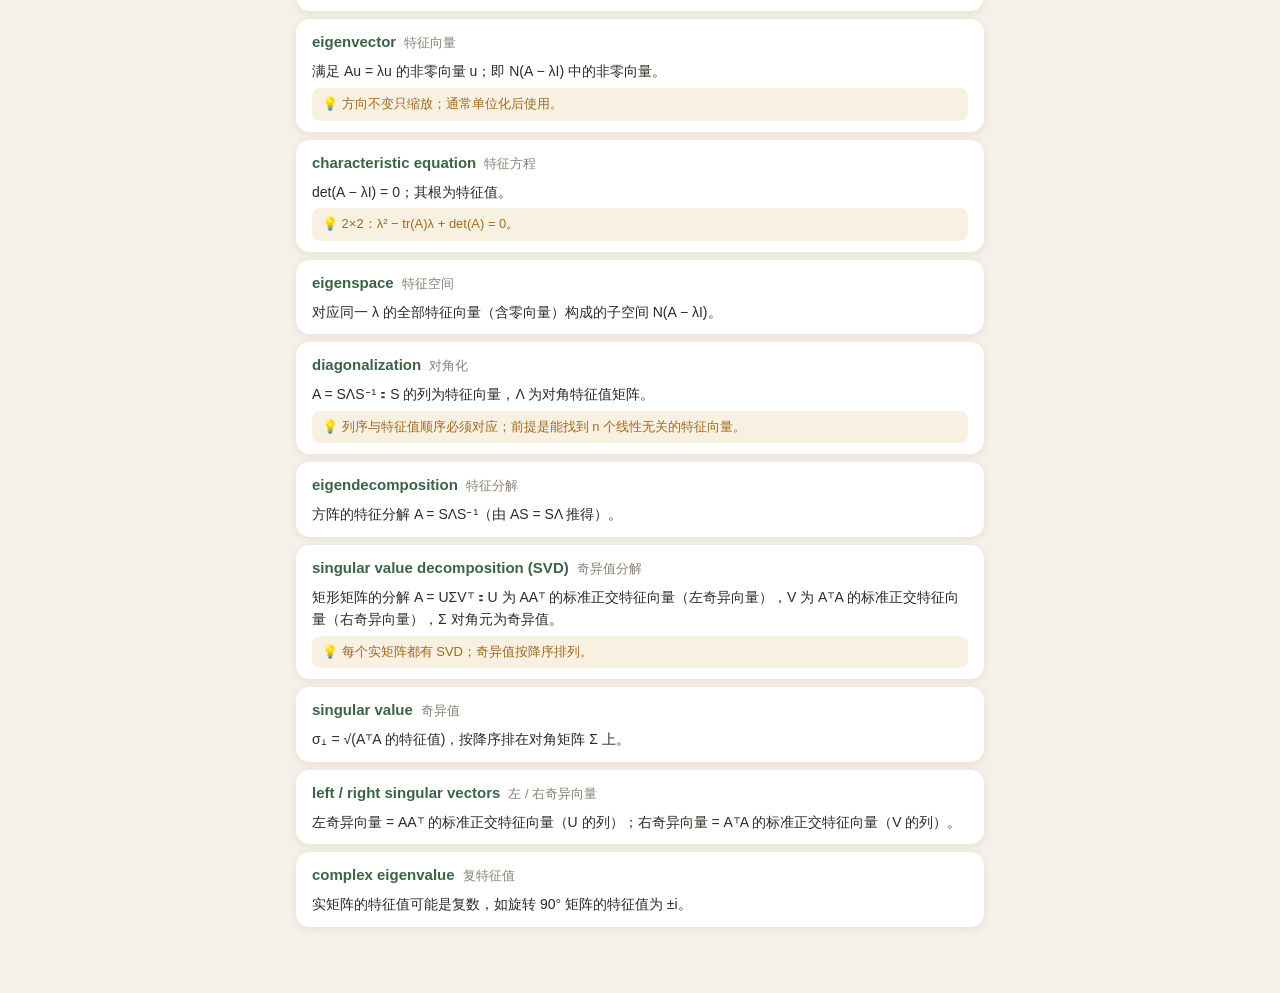
<file: 线代期中复习/词典网页/index.html>
<!DOCTYPE html>
<html lang="zh-CN">
<head>
<meta charset="utf-8">
<meta name="viewport" content="width=device-width, initial-scale=1">
<title>线代词典 · Linear Algebra Dictionary</title>
<link rel="stylesheet" href="../vendor/katex/katex.min.css">
<link rel="stylesheet" href="css/style.css">
</head>
<body>
<div id="app"><div class="loading">加载中…</div></div>
<script src="../vendor/katex/katex.min.js"></script>
<script src="js/data.js"></script>
<script src="js/app.js"></script>
</body>
</html>
</file>
<file: 元素周期表/css/style.css>
/* ============ 元素周期表学习工具 — 灰蓝主题 ============ */

:root {
  /* 色板 */
  --bg: #EDF0F4;
  --panel: #FFFFFF;
  --text: #2B3138;
  --muted: #5F6B78;
  --border: rgba(38, 55, 77, 0.14);
  --accent: #4A6FA5;

  /* 五区灰阶（灰蓝）：s 最浅 → f 最深 */
  --block-s:  #E4E9EF;
  --block-d:  #CDD7E1;
  --block-ds: #B5C3D1;
  --block-p:  #98AABE;
  --block-f:  #7C91A8;

  --badge: #C05656;
  --ok: #35805B;
  --ok-bg: #E9F2EE;
  --err: #B05454;
  --err-bg: #F7ECEC;

  /* 表格尺寸 */
  --cell-w: 70px;
  --cell-h: 92px;
  --gap: 3px;

  --radius: 10px;
  --shadow: 0 8px 30px rgba(38, 55, 77, 0.25);
}

* { box-sizing: border-box; margin: 0; padding: 0; }

html, body { height: 100%; }

body {
  background: var(--bg);
  color: var(--text);
  font-family: "Segoe UI", "Microsoft YaHei", "PingFang SC", "SimSun", sans-serif;
  font-size: 14px;
}

button { font-family: inherit; cursor: pointer; }

/* ============ 顶栏导航 ============ */

#topbar {
  position: sticky;
  top: 0;
  z-index: 100;
  display: flex;
  align-items: center;
  justify-content: space-between;
  gap: 12px;
  padding: 10px 18px;
  background: var(--panel);
  border-bottom: 1px solid var(--border);
  box-shadow: 0 1px 4px rgba(0, 0, 0, 0.06);
}

.brand { font-size: 17px; font-weight: 700; letter-spacing: 1px; }

.brand-wrap { display: flex; align-items: baseline; gap: 10px; }

.account-name { font-size: 13px; color: var(--muted); }

/* 首次建号时锁定页面：隐藏导航 */
body.locked .nav { display: none; }

.nav { display: flex; gap: 8px; }

.nav-btn {
  position: relative;
  border: 1px solid transparent;
  border-radius: 8px;
  background: transparent;
  color: var(--text);
  font-size: 14px;
  padding: 7px 14px;
  transition: background 0.15s, box-shadow 0.15s;
}

.nav-btn:hover { background: #E2E8EF; }

.nav-btn.active {
  background: #2F4156;
  color: #F2F5F8;
  box-shadow: 0 2px 6px rgba(38, 55, 77, 0.25);
}

.nav-btn.active:hover { background: #28374A; }

.badge {
  display: inline-block;
  min-width: 18px;
  margin-left: 6px;
  padding: 0 5px;
  border-radius: 9px;
  background: var(--badge);
  color: #fff;
  font-size: 11px;
  line-height: 18px;
  text-align: center;
  vertical-align: 1px;
}

/* ============ 视图切换 ============ */

.view { display: none; padding: 16px 18px 32px; }

.view.active { display: block; animation: fadeIn 0.15s ease; }

@keyframes fadeIn {
  from { opacity: 0; transform: translateY(4px); }
  to   { opacity: 1; transform: translateY(0); }
}

/* ============ 图例 ============ */

.legend {
  display: flex;
  flex-wrap: wrap;
  align-items: center;
  gap: 14px;
  margin-bottom: 12px;
  font-size: 13px;
  color: var(--text);
}

.legend-item { display: inline-flex; align-items: center; gap: 6px; }

.swatch {
  display: inline-block;
  width: 16px;
  height: 16px;
  border-radius: 4px;
  border: 1px solid var(--border);
}

.legend-tip { margin-left: auto; color: var(--muted); font-size: 12px; }

/* ============ 周期表网格 ============ */

.table-scroll { overflow-x: auto; padding-bottom: 8px; }

.table-wrap { width: max-content; min-width: 100%; }

.group-header,
.table {
  display: grid;
  grid-template-columns: repeat(18, var(--cell-w));
  gap: var(--gap);
}

.group-header { margin-bottom: var(--gap); }

.group-header div {
  height: 22px;
  display: flex;
  align-items: center;
  justify-content: center;
  font-size: 12px;
  color: var(--muted);
  background: #DCE3EB;
  border-radius: 5px;
}

/* 10 行 = 7 行主表 + 1 行空隙 + 2 行 f 区 */
.table {
  grid-template-rows: repeat(7, var(--cell-h)) 14px repeat(2, var(--cell-h));
}

.cell {
  position: relative;
  display: flex;
  flex-direction: column;
  align-items: center;
  justify-content: center;
  gap: 1px;
  border: 1px solid var(--border);
  border-radius: 6px;
  background: var(--block-s);
  color: var(--text);
  padding: 2px;
  transition: transform 0.12s, box-shadow 0.12s;
  -webkit-tap-highlight-color: transparent;
}

.cell:hover {
  transform: translateY(-1px);
  box-shadow: 0 3px 8px rgba(0, 0, 0, 0.18);
  outline: 2px solid var(--accent);
  outline-offset: -2px;
  z-index: 2;
}

.cell:active { transform: translateY(0); box-shadow: none; }

.cell:focus-visible {
  outline: 2px solid var(--accent);
  outline-offset: -2px;
  z-index: 2;
}

.cell .z {
  position: absolute;
  top: 3px;
  left: 5px;
  font-size: 10px;
  color: var(--muted);
  line-height: 1;
}

.cell .sym { font-size: 17px; font-weight: 700; line-height: 1.15; }

.cell .zh { font-size: 13px; line-height: 1.2; }

.cell .en,
.cell .mass {
  max-width: 100%;
  font-size: 9px;
  line-height: 1.3;
  color: var(--muted);
  white-space: nowrap;
  overflow: hidden;
  text-overflow: ellipsis;
}

/* 五区灰阶 */
.block-s  { background: var(--block-s); }
.block-d  { background: var(--block-d); }
.block-ds { background: var(--block-ds); }
.block-p  { background: var(--block-p); }
.block-f  { background: var(--block-f); }

/* f 区最深，小字加粗保证可读性 */
.block-f .en, .block-f .mass { font-weight: 600; }

/* 镧系/锕系占位格 */
.placeholder {
  display: flex;
  align-items: center;
  justify-content: center;
  border: 1px dashed #AEBBC9;
  border-radius: 6px;
  background: #F4F6F9;
  color: #6B7A8A;
  font-size: 12px;
  cursor: default;
}

/* 小窗打开时高亮当前元素 */
.cell.current {
  outline: 3px solid var(--accent);
  outline-offset: -3px;
  z-index: 2;
}

/* ============ 元素详情浮动小窗 ============ */

.popup {
  position: fixed;
  left: -9999px;
  top: -9999px;
  z-index: 1000;
  width: 330px;
  max-width: min(92vw, 330px);
  max-height: 80vh;
  overflow-y: auto;
  background: var(--panel);
  border: 1px solid #C4CFDA;
  border-radius: 14px;
  box-shadow: var(--shadow);
  padding: 16px 18px 14px;
  opacity: 0;
  transition: opacity 0.14s ease;
}

.popup.measuring { visibility: hidden; }

.popup.shown { opacity: 1; }

.popup.centered { transform: translate(-50%, -50%); }

.popup-close {
  position: absolute;
  top: 8px;
  right: 10px;
  width: 28px;
  height: 28px;
  border: none;
  border-radius: 50%;
  background: #E7ECF2;
  color: var(--muted);
  font-size: 17px;
  line-height: 1;
}

.popup-close:hover { background: #D9E0E8; color: var(--text); }

.popup-head { padding-right: 24px; margin-bottom: 10px; }

.popup-title {
  display: flex;
  align-items: baseline;
  gap: 8px;
  flex-wrap: wrap;
}

.popup-title .zh { font-size: 22px; font-weight: 700; }

.popup-title .en { font-size: 16px; color: var(--muted); }

.popup-ipa {
  display: flex;
  align-items: center;
  gap: 8px;
  margin-top: 4px;
  font-size: 13px;
  color: var(--muted);
}

.btn-play {
  border: 1px solid var(--border);
  border-radius: 50%;
  width: 30px;
  height: 30px;
  background: #E7ECF2;
  font-size: 14px;
}

.btn-play:hover { background: #D9E0E8; }

.popup-facts {
  display: grid;
  grid-template-columns: repeat(3, 1fr);
  gap: 6px;
  margin-bottom: 10px;
}

.fact {
  background: var(--bg);
  border-radius: 8px;
  padding: 6px 8px;
  text-align: center;
}

.fact .k { display: block; font-size: 11px; color: var(--muted); }

.fact .v { display: block; font-size: 13px; font-weight: 600; margin-top: 2px; }

.popup-section { margin-top: 8px; }

.popup-section h4 {
  font-size: 13px;
  margin-bottom: 3px;
  color: var(--muted);
  font-weight: 600;
}

.popup-section p { font-size: 13px; line-height: 1.55; }

/* ============ 测试页 ============ */

#view-test {
  display: none;
  min-height: calc(100vh - 120px);
  align-items: center;
  justify-content: center;
}

#view-test.active { display: flex; }

.test-card {
  width: 100%;
  max-width: 460px;
  background: var(--panel);
  border: 1px solid var(--border);
  border-radius: 14px;
  box-shadow: 0 4px 16px rgba(0, 0, 0, 0.08);
  padding: 22px 24px 18px;
}

.test-top {
  display: flex;
  align-items: center;
  justify-content: space-between;
  margin-bottom: 14px;
}

.test-banner { font-size: 13px; color: var(--muted); }

.test-banner.review { color: var(--accent); font-weight: 600; }

/* 题目区：上方周期 / 中间中文名 / 下方族 */
.q-box { text-align: center; margin: 12px 0 18px; }

.q-period,
.q-group { font-size: 13px; color: var(--muted); }

.q-zh {
  font-size: 44px;
  font-weight: 700;
  text-align: center;
  letter-spacing: 4px;
  margin: 4px 0;
  line-height: 1.3;
}

.form-row { display: flex; gap: 12px; margin-bottom: 14px; }

.form-group { flex: 1; }

.form-label {
  display: block;
  font-size: 12px;
  color: var(--muted);
  margin-bottom: 5px;
}

.form-input {
  width: 100%;
  border: 1px solid #B9C5D2;
  border-radius: 8px;
  background: #FAFBFD;
  color: var(--text);
  font-size: 15px;
  padding: 9px 12px;
  outline: none;
  transition: border-color 0.15s, box-shadow 0.15s;
}

.form-input:focus { border-color: var(--accent); box-shadow: 0 0 0 2px rgba(74, 111, 165, 0.25); }

.form-input:disabled { background: #EDF0F4; color: var(--muted); }

.feedback {
  margin-top: 14px;
  min-height: 44px;
  display: flex;
  align-items: center;
  justify-content: center;
  border-radius: 8px;
  font-size: 14px;
  font-weight: 600;
  padding: 10px;
  text-align: center;
}

.feedback.ok  { background: var(--ok-bg);  color: var(--ok); }
.feedback.err { background: var(--err-bg); color: var(--err); }

/* ============ 按钮 ============ */

.btn {
  border: 1px solid transparent;
  border-radius: 8px;
  font-size: 14px;
  padding: 9px 18px;
  transition: background 0.15s;
}

.btn-primary { background: #2F4156; color: #F2F5F8; }
.btn-primary:hover { background: #28374A; }

.btn-outline { background: #FFF; border-color: #B9C5D2; color: var(--text); }
.btn-outline:hover { background: #E7ECF2; }

.btn-danger { background: var(--err-bg); color: var(--err); border-color: #E2C7C7; }
.btn-danger:hover { background: #F0DCDC; }

.btn-sm { font-size: 13px; padding: 6px 12px; }

.btn-block { display: block; width: 100%; margin-top: 10px; }

/* ============ 错题本页 ============ */

.mistake-head {
  display: flex;
  align-items: center;
  justify-content: space-between;
  flex-wrap: wrap;
  gap: 12px;
  margin-bottom: 16px;
}

.mistake-head h1 { font-size: 20px; }

.mistake-actions { display: flex; align-items: center; gap: 14px; }

.mistake-total { font-size: 13px; color: var(--muted); }

.mistake-list { display: flex; flex-direction: column; gap: 10px; }

.mistake-row {
  display: flex;
  align-items: center;
  gap: 14px;
  background: var(--panel);
  border: 1px solid var(--border);
  border-radius: 10px;
  padding: 10px 16px;
  max-width: 560px;
}

.mistake-chip {
  flex: none;
  width: 46px;
  height: 46px;
  display: flex;
  align-items: center;
  justify-content: center;
  border: 1px solid var(--border);
  border-radius: 8px;
  font-weight: 700;
  font-size: 16px;
}

.mistake-names { flex: 1; min-width: 0; }

.mistake-names .zh { font-size: 15px; font-weight: 600; }

.mistake-names .en { font-size: 12px; color: var(--muted); }

.mistake-count {
  flex: none;
  background: var(--err-bg);
  color: var(--err);
  border-radius: 12px;
  padding: 4px 12px;
  font-size: 13px;
  font-weight: 600;
}

.empty-state {
  text-align: center;
  padding: 48px 0;
  color: var(--muted);
}

.empty-icon { font-size: 40px; }

.empty-state p { margin-top: 10px; font-size: 15px; }

.empty-sub { font-size: 12px !important; }

/* ============ 首次建号页 ============ */

#view-create {
  display: none;
  min-height: calc(100vh - 120px);
  align-items: center;
  justify-content: center;
}

#view-create.active { display: flex; }

.create-card {
  width: 100%;
  max-width: 400px;
  background: var(--panel);
  border: 1px solid var(--border);
  border-radius: 14px;
  box-shadow: 0 4px 16px rgba(38, 55, 77, 0.10);
  padding: 28px 24px 22px;
  text-align: center;
}

.create-card h1 { font-size: 20px; margin-bottom: 8px; }

.create-sub {
  font-size: 13px;
  color: var(--muted);
  line-height: 1.7;
  margin-bottom: 16px;
}

.create-error,
.account-error {
  min-height: 20px;
  margin-top: 8px;
  color: var(--err);
  font-size: 13px;
  text-align: left;
}

/* ============ 账号管理页 ============ */

.account-head { margin-bottom: 16px; }

.account-head h1 { font-size: 20px; margin-bottom: 12px; }

.account-form { display: flex; gap: 10px; max-width: 460px; }

.account-form .form-input { flex: 1; }

.account-list { display: flex; flex-direction: column; gap: 10px; }

.account-row {
  display: flex;
  align-items: center;
  gap: 14px;
  background: var(--panel);
  border: 1px solid var(--border);
  border-radius: 10px;
  padding: 12px 16px;
  max-width: 560px;
}

.account-info { flex: 1; min-width: 0; }

.account-info .name {
  font-size: 15px;
  font-weight: 600;
  display: flex;
  align-items: center;
  gap: 8px;
}

.account-info .meta { font-size: 12px; color: var(--muted); margin-top: 3px; }

.account-current {
  flex: none;
  font-size: 11px;
  background: var(--accent);
  color: #FFF;
  border-radius: 8px;
  padding: 1px 8px;
}

.account-actions { flex: none; display: flex; gap: 8px; }

/* ============ 测试模式选择 ============ */

.type-select { display: flex; gap: 8px; margin-bottom: 4px; }

.type-btn {
  flex: 1;
  display: flex;
  flex-direction: column;
  align-items: center;
  gap: 1px;
  border: 1px solid #B9C5D2;
  border-radius: 8px;
  background: #FAFBFD;
  color: var(--text);
  font-size: 14px;
  font-weight: 600;
  padding: 6px 8px;
  transition: background 0.15s;
}

.type-hint { font-size: 11px; font-weight: 400; color: var(--muted); }

.type-btn:hover { background: #E7ECF2; }

.type-btn.active { background: #2F4156; color: #F2F5F8; border-color: #2F4156; }

.type-btn.active .type-hint { color: #C6D2DF; }

/* 题目文字加宽（英文名 / 位置等多字内容） */
.q-zh.q-wide { letter-spacing: 0; font-size: 30px; }

/* ============ plus：位置选项填空 ============ */

.pos-wrap { margin-bottom: 14px; }

.pos-input {
  display: flex;
  align-items: center;
  gap: 8px;
  font-size: 15px;
  flex-wrap: wrap;
}

.pos-blank {
  min-width: 68px;
  padding: 6px 10px;
  border: 1px dashed #AEBBC9;
  border-radius: 8px;
  background: #F4F6F9;
  color: var(--text);
  font-size: 14px;
  transition: background 0.15s;
}

.pos-blank:hover:not(:disabled) { background: #E7ECF2; }

.pos-blank:disabled { opacity: 0.6; cursor: default; }

.pos-options {
  display: grid;
  grid-template-columns: repeat(8, 1fr);
  gap: 6px;
  margin-top: 8px;
  padding: 10px;
  background: #F4F6F9;
  border: 1px solid var(--border);
  border-radius: 10px;
}

.pos-option {
  border: 1px solid #B9C5D2;
  border-radius: 6px;
  background: #FFF;
  padding: 5px 0;
  font-size: 13px;
  transition: background 0.15s;
}

.pos-option:hover { background: #E2E8EF; }

/* 英文名+符号 合并输入区 */
.pair-input { display: flex; gap: 6px; }

.pair-input .form-input:first-child { flex: 2; }

.pair-input .form-input:last-child { flex: 1; }

/* ============ pro：电子排布式 ============ */

#pro-inputs { margin-bottom: 14px; }

.cfg-input {
  font-family: Consolas, "Courier New", monospace;
  font-size: 14px;
  resize: vertical;
}

.sup-pad { display: flex; flex-wrap: wrap; gap: 6px; margin-top: 8px; }

.sup-btn {
  width: 34px;
  height: 30px;
  border: 1px solid #B9C5D2;
  border-radius: 6px;
  background: #F4F6F9;
  font-size: 15px;
  transition: background 0.15s;
}

.sup-btn:hover { background: #E2E8EF; }

/* ============ 响应式 ============ */

@media (max-width: 640px) {
  .brand { font-size: 15px; }
  .nav-btn { font-size: 13px; padding: 6px 10px; }
  .form-row { flex-direction: column; gap: 8px; }
  .test-card { padding: 18px 16px 14px; }
  .q-zh { font-size: 36px; }
  .account-form { flex-direction: column; }
  .account-row { flex-wrap: wrap; }
  /* 小屏：小窗改为居中卡片 */
  .popup { max-height: 78vh; }
}
</file>
<file: 物理错题本/assets/index-B-S0Kpgf.css>
.bottom-tab-bar{position:fixed;bottom:0;left:0;right:0;display:flex;justify-content:space-around;align-items:center;background:var(--bg-card);border-top:1px solid var(--border);padding:8px 0;padding-bottom:max(8px,env(safe-area-inset-bottom));z-index:100;box-shadow:0 -2px 10px rgba(0,0,0,.05)}.tab-item{display:flex;flex-direction:column;align-items:center;gap:2px;background:none;color:var(--text-muted);padding:6px 20px;border-radius:var(--radius-sm);min-width:72px}.tab-item.active{color:var(--accent);background:var(--accent-light)}.tab-icon{font-size:1.4em;line-height:1}.tab-label{font-size:.75em;font-weight:600}.rating-stars-container{display:flex;align-items:center;gap:8px;padding:10px 0}.rating-label{font-size:.85em;color:var(--text-secondary);font-weight:600}.rating-stars{display:flex;gap:2px}.star-btn{background:none;font-size:1.6em;padding:0 2px;line-height:1;color:#ccc;transition:color .15s,transform .15s}.star-btn.active{color:#f4b400}.star-btn:hover{transform:scale(1.2)}.rating-stars.readonly .star{font-size:1.1em;color:#ccc}.rating-stars.readonly .star.filled{color:#f4b400}.rating-text{font-size:.8em;color:var(--text-muted);font-weight:600}.book-card{background:var(--bg-card);border-radius:var(--radius);padding:0;box-shadow:var(--shadow);transition:all .2s ease;overflow:hidden;width:100%}.book-card:hover{box-shadow:var(--shadow-hover);transform:translateY(-2px)}.book-card:active{transform:translateY(0) scale(.98)}.book-card-inner{display:flex;height:100%}.book-spine{width:8px;min-height:80px;flex-shrink:0}.book-content{display:flex;flex-direction:column;align-items:center;justify-content:center;padding:20px 16px;gap:8px;flex:1}.book-emoji{font-size:2em}.book-label{font-size:.95em;font-weight:700;color:var(--text-primary)}.topic-list{display:flex;flex-direction:column;gap:10px}.topic-btn{background:var(--bg-card);border:1px solid var(--border);border-radius:var(--radius);padding:16px 20px;text-align:left;font-weight:600;font-size:1em;color:var(--text-primary);box-shadow:var(--shadow);display:flex;align-items:center;gap:10px}.topic-btn:before{content:"📚";font-size:1.3em}.topic-btn:hover{border-color:var(--accent);background:var(--accent-light);color:var(--accent)}.question-type-grid{display:grid;grid-template-columns:1fr 1fr;gap:12px}.question-type-btn{display:flex;flex-direction:column;align-items:center;gap:10px;background:var(--bg-card);border:2px solid var(--border);border-radius:var(--radius);padding:24px 16px;box-shadow:var(--shadow);color:var(--text-primary);font-weight:600}.question-type-btn:hover{border-color:var(--accent);background:var(--accent-light);transform:translateY(-2px);box-shadow:var(--shadow-hover)}.type-icon{font-size:2.2em;line-height:1}.type-label{font-size:.9em}.exercise-page{display:flex;flex-direction:column}.book-grid{display:grid;grid-template-columns:1fr 1fr;gap:14px}.question-pick-list{display:flex;flex-direction:column;gap:8px}.pick-count{font-size:.8em;color:var(--text-muted);margin-bottom:4px}.question-pick-card{display:flex;align-items:center;gap:12px;background:var(--bg-card);border:1px solid var(--border);border-radius:var(--radius-sm);padding:14px 16px;text-align:left;color:var(--text-primary);box-shadow:var(--shadow);width:100%}.question-pick-card:hover{border-color:var(--accent);background:var(--accent-light);transform:translate(4px)}.pick-index{font-weight:800;font-size:.9em;color:var(--accent);background:var(--accent-light);width:28px;height:28px;border-radius:50%;display:flex;align-items:center;justify-content:center;flex-shrink:0}.pick-stem{flex:1;font-size:.9em;line-height:1.5;display:-webkit-box;-webkit-line-clamp:2;-webkit-box-orient:vertical;overflow:hidden}.pick-arrow{color:var(--text-muted);font-size:1.1em;flex-shrink:0}.no-questions{display:flex;flex-direction:column;align-items:center;padding:60px 20px;gap:8px;text-align:center;color:var(--text-secondary)}.no-questions-icon{font-size:2.5em;margin-bottom:8px}.no-questions-hint{font-size:.82em;color:var(--text-muted)}.pick-rating{flex-shrink:0;font-size:.75em}.pick-no-rating{font-size:.7em;color:var(--text-muted);flex-shrink:0}.pick-wrong-badge{font-size:.7em;color:var(--warning);font-weight:700;flex-shrink:0;padding:1px 5px;border:1px solid var(--warning);border-radius:8px;background:var(--warning-bg)}.filtered-hint{font-size:.85em;color:var(--warning);font-weight:400;margin-left:8px}.knowledge-link-btn{display:flex;align-items:center;justify-content:center;gap:8px;width:100%;padding:14px;margin-bottom:16px;background:var(--accent-light);color:var(--accent);border:2px solid var(--accent);border-radius:var(--radius);font-size:1em;font-weight:700;cursor:pointer;transition:all .15s}.knowledge-link-btn:hover{background:var(--accent);color:#fff;transform:translateY(-1px)}.choice-container{display:flex;flex-direction:column;gap:10px}.choice-btn{display:flex;align-items:center;gap:12px;background:var(--bg-card);border:2px solid var(--border);border-radius:var(--radius);padding:14px 16px;text-align:left;color:var(--text-primary);font-size:.95em;box-shadow:var(--shadow)}.choice-btn:hover:not(:disabled){border-color:var(--accent)}.choice-btn.selected{border-color:var(--accent);background:var(--accent-light)}.choice-btn.correct{border-color:var(--success);background:var(--success-bg)}.choice-btn.wrong{border-color:var(--error);background:var(--error-bg)}.choice-btn.disabled{opacity:.5}.choice-letter{font-weight:800;font-size:1.1em;color:var(--accent);min-width:24px;text-align:center}.choice-btn.correct .choice-letter{color:var(--success)}.choice-btn.wrong .choice-letter{color:var(--error)}.choice-check{font-size:1.2em;min-width:20px;text-align:center}.choice-text{flex:1}.submit-btn{background:var(--accent);color:#fff;font-weight:700;font-size:1em;padding:14px;border-radius:var(--radius);margin-top:8px}.result-banner{margin-top:12px;padding:16px;border-radius:var(--radius);border:2px solid}.result-banner .correct-answer{margin-top:8px;font-weight:600;color:var(--text-primary)}.result-banner .explanation{margin-top:8px;font-size:.9em;color:var(--text-secondary);line-height:1.6}.calculator-overlay{position:fixed;top:0;right:0;bottom:0;left:0;background:rgba(0,0,0,.35);display:flex;align-items:center;justify-content:center;z-index:1000}.calculator-panel{background:var(--bg-card);border-radius:var(--radius);box-shadow:0 8px 32px rgba(0,0,0,.3);width:340px;overflow:hidden}.calc-header{display:flex;justify-content:space-between;align-items:center;padding:12px 16px;font-weight:700;font-size:1.05em;color:var(--text-primary);border-bottom:1px solid var(--border)}.calc-close-btn{background:none;border:none;font-size:1.2em;color:var(--text-secondary);cursor:pointer;padding:4px 8px;border-radius:4px}.calc-close-btn:hover{background:var(--error-bg);color:var(--error)}.calc-display{padding:16px;min-height:70px;background:var(--bg-input);border-bottom:1px solid var(--border)}.calc-input{font-size:1.5em;font-weight:600;color:var(--text-primary);word-break:break-all;line-height:1.3}.calc-preview{font-size:.9em;color:var(--accent);margin-top:4px}.calc-keypad{padding:8px}.calc-row{display:flex;gap:4px;margin-bottom:4px}.calc-key{flex:1;height:48px;border:1px solid var(--border);border-radius:8px;background:var(--bg-card);color:var(--text-primary);font-size:1.05em;font-weight:600;cursor:pointer;transition:background .1s}.calc-key:hover{background:var(--accent-light)}.calc-key:active{transform:scale(.96)}.calc-key-op{color:var(--accent);font-weight:700}.calc-key-eq{background:var(--accent);color:#fff}.calc-key-eq:hover{background:var(--accent-hover)}.calc-key-ins{background:var(--success);color:#fff;font-size:.8em}.calc-key-ins:hover{background:#388e3c}.calc-key-fn{background:var(--bg-input);color:var(--text-secondary);font-size:.85em}.sub-question-container{display:flex;flex-direction:column;gap:16px}.sub-question-item{background:var(--bg-card);border-radius:var(--radius);padding:16px;box-shadow:var(--shadow)}.sub-question-content{font-weight:600;margin-bottom:10px;color:var(--text-primary);line-height:1.6}.input-row{display:flex;align-items:center;gap:10px}.answer-input{flex:1;font-size:1em}.answer-input.correct{border-color:var(--success);background:var(--success-bg)}.answer-input.wrong{border-color:var(--error);background:var(--error-bg)}.answer-input:disabled{opacity:.8}.input-status{font-size:1.3em;font-weight:700}.input-status.correct{color:var(--success)}.input-status.wrong{color:var(--error)}.correct-answer-hint{margin-top:6px;font-size:.85em;color:var(--success);font-weight:600}.choice-btns{display:flex;gap:8px;flex-wrap:wrap}.choice-btn-sm{padding:8px 18px;border:2px solid var(--border);border-radius:var(--radius-sm);background:var(--bg-card);color:var(--text-primary);font-weight:600;font-size:.9em;cursor:pointer;transition:all .15s}.choice-btn-sm:hover:not(:disabled){border-color:var(--accent)}.choice-btn-sm.selected{border-color:var(--accent);background:var(--accent-light);color:var(--accent)}.choice-btn-sm.correct{border-color:var(--success);background:var(--success-bg);color:var(--success)}.choice-btn-sm.wrong{border-color:var(--error);background:var(--error-bg);color:var(--error)}.choice-btn-sm.disabled{opacity:.4}.submit-btn{background:var(--accent);color:#fff;font-weight:700;font-size:1em;padding:14px;border-radius:var(--radius);margin-top:4px}.submit-btn:hover:not(:disabled){background:var(--accent-hover)}.submit-btn:disabled{opacity:.4;cursor:not-allowed}.result-banner{margin-top:8px;padding:16px;border-radius:var(--radius);border:2px solid}.result-banner .explanation{margin-top:8px;font-size:.9em;color:var(--text-secondary);line-height:1.6;white-space:pre-wrap}.hybrid-block{display:flex;flex-direction:column;gap:10px}.calc-input-row{display:flex;align-items:center;gap:8px}.calc-field{flex:1;font-size:.95em}.calc-toggle-btn{width:40px;height:40px;border:2px solid var(--border);border-radius:var(--radius-sm);background:var(--bg-card);font-size:1.2em;cursor:pointer;display:flex;align-items:center;justify-content:center;transition:all .15s;flex-shrink:0}.calc-toggle-btn:hover{border-color:var(--accent);background:var(--accent-light)}.practice-page{display:flex;flex-direction:column}.question-header{display:flex;gap:8px;margin-bottom:16px;flex-wrap:wrap}.q-tag{font-size:.78em;padding:4px 10px;border-radius:6px;font-weight:600}.q-book{background:var(--accent-light);color:var(--accent)}.q-topic{background:var(--bg-secondary);color:var(--text-secondary)}.q-type{background:var(--warning-bg);color:var(--warning)}.question-diagram{text-align:center;margin-bottom:16px;background:var(--bg-card);border-radius:var(--radius);padding:12px;box-shadow:var(--shadow)}.question-diagram img{max-width:100%;max-height:280px;border-radius:4px}.question-stem{background:var(--bg-card);border-radius:var(--radius);padding:20px;margin-bottom:20px;box-shadow:var(--shadow);line-height:1.8;font-size:1em;color:var(--text-primary)}.answer-area{flex:1}.q-rating{background:rgba(244,180,0,.133);color:#f4b400}.q-fav-btn{margin-left:auto;padding:4px 12px;border:2px solid var(--border);border-radius:var(--radius-sm);background:var(--bg-card);color:var(--text-secondary);font-size:.85em;font-weight:600;cursor:pointer;transition:all .15s}.q-fav-btn:hover{border-color:#f4b400;color:#f4b400}.q-fav-btn.faved{border-color:#f4b400;background:rgba(244,180,0,.133);color:#f4b400}.rating-section{margin-top:16px;padding:12px 16px;background:var(--bg-card);border-radius:var(--radius);box-shadow:var(--shadow)}.rating-row{display:flex;align-items:center;gap:12px}.rating-confirm-btn{background:var(--accent);color:#fff;font-weight:700;font-size:.85em;padding:6px 16px;border-radius:6px}.rating-confirm-btn:hover{background:var(--accent-hover)}.rating-saved{font-size:.85em;color:var(--success);font-weight:600}.notes-section{margin-top:16px;display:flex;flex-direction:column;gap:8px}.notes-label{font-size:.85em;color:var(--text-secondary);font-weight:600}.notes-textarea{width:100%;padding:10px;border:1px solid var(--border);border-radius:var(--radius-sm);background:var(--bg-input);color:var(--text-primary);font-size:.9em;font-family:inherit;resize:vertical}.notes-save-btn{align-self:flex-start;padding:6px 14px;background:var(--accent);color:#fff;border-radius:var(--radius-sm);font-size:.85em;font-weight:600}.wrong-records-section{margin-top:16px;padding:12px;background:var(--warning-bg);border:1px solid var(--warning);border-radius:var(--radius-sm)}.wrong-records-header{display:flex;justify-content:space-between;align-items:center;font-size:.85em;font-weight:600;color:var(--warning);margin-bottom:8px}.clear-wrong-btn{font-size:.75em;padding:2px 8px;border:1px solid var(--error);color:var(--error);border-radius:4px;cursor:pointer}.wrong-record-item{font-size:.8em;padding:4px 0;border-bottom:1px dashed #e0d0c0;display:flex;flex-direction:column;gap:2px}.wrong-record-answer{color:var(--error)}.wrong-record-correct{color:var(--success)}.not-found{text-align:center;padding:60px 20px;color:var(--text-secondary);font-size:1.1em}.error-card{background:var(--bg-card);border:1px solid var(--border);border-radius:var(--radius);padding:16px;text-align:left;width:100%;color:var(--text-primary);box-shadow:var(--shadow)}.error-card:hover{border-color:var(--accent);box-shadow:var(--shadow-hover)}.error-card-header{display:flex;gap:8px;margin-bottom:8px;flex-wrap:wrap}.error-book-tag,.error-topic-tag,.error-type-tag{font-size:.75em;padding:3px 8px;border-radius:4px;font-weight:600}.error-book-tag{background:var(--accent-light);color:var(--accent)}.error-topic-tag{background:var(--bg-secondary);color:var(--text-secondary)}.error-type-tag{background:var(--warning-bg);color:var(--warning)}.error-card-stem{font-size:.9em;color:var(--text-secondary);line-height:1.5;display:-webkit-box;-webkit-line-clamp:2;-webkit-box-orient:vertical;overflow:hidden}.errorbook-page{display:flex;flex-direction:column}.error-list{display:flex;flex-direction:column;gap:10px}.error-count{font-size:.85em;color:var(--text-secondary);margin-bottom:4px}.empty-state{display:flex;flex-direction:column;align-items:center;justify-content:center;padding:80px 20px;gap:12px}.empty-icon{font-size:3em}.empty-text{font-size:1.1em;color:var(--text-secondary);font-weight:600}.empty-hint{font-size:.85em;color:var(--text-muted)}.settings-page{display:flex;flex-direction:column;gap:24px}.settings-group{background:var(--bg-card);border-radius:var(--radius);padding:20px;box-shadow:var(--shadow)}.settings-group-title{font-size:.85em;font-weight:700;color:var(--text-muted);text-transform:uppercase;letter-spacing:.5px;margin-bottom:16px;padding-bottom:10px;border-bottom:1px solid var(--border-light)}.setting-item{display:flex;align-items:center;justify-content:space-between;padding:12px 0}.setting-item.vertical{flex-direction:column;align-items:stretch;gap:14px}.setting-item+.setting-item{border-top:1px solid var(--border-light)}.setting-info{display:flex;flex-direction:column;gap:2px}.setting-label{font-weight:600;color:var(--text-primary)}.setting-desc{font-size:.85em;color:var(--text-secondary)}.theme-toggle{display:flex;align-items:center;gap:8px;background:var(--bg-secondary);border:1px solid var(--border);border-radius:var(--radius-sm);padding:10px 16px;color:var(--text-primary);font-weight:600;font-size:.9em}.theme-toggle:hover{border-color:var(--accent);background:var(--accent-light)}.theme-icon{font-size:1.2em}.font-size-control{display:flex;align-items:center;gap:14px;padding:8px 0}.font-size-label{color:var(--text-secondary);font-weight:700}.font-size-label.large{font-size:1.4em}.font-size-slider{flex:1;-webkit-appearance:none;appearance:none;height:6px;background:var(--border);border-radius:3px;outline:none}.font-size-slider::-webkit-slider-thumb{-webkit-appearance:none;appearance:none;width:22px;height:22px;border-radius:50%;background:var(--accent);cursor:pointer;border:3px solid white;box-shadow:0 2px 4px rgba(0,0,0,.2)}.about-info{padding:8px 0}.about-info p{color:var(--text-primary);font-weight:600}.switch-account-btn{background:var(--bg-secondary);color:var(--accent);border:1px solid var(--accent);padding:6px 14px;border-radius:var(--radius-sm);font-weight:600;font-size:.85em}.switch-account-btn:hover{background:var(--accent-light)}.delete-account-btn{background:none;border:1px solid var(--error);color:var(--error);padding:6px 10px;border-radius:var(--radius-sm);font-size:.9em;cursor:pointer;margin-left:6px}.delete-account-btn:hover{background:var(--error-bg)}.reset-profile-btn{background:var(--bg-secondary);color:var(--accent);border:1px solid var(--accent);padding:8px 16px;border-radius:var(--radius-sm);font-weight:600;font-size:.9em}.reset-profile-btn:hover{background:var(--accent-light)}.about-desc{font-size:.85em;color:var(--text-secondary);font-weight:400!important;margin-top:4px}.topic-manager{display:flex;flex-direction:column;gap:14px}.form-label{font-size:.85em;font-weight:600;color:var(--text-secondary)}.form-select{padding:10px 14px;border:2px solid var(--border);border-radius:var(--radius-sm);background:var(--bg-input);color:var(--text-primary);font-size:1em;font-family:inherit;outline:none}.topic-list-header{display:flex;justify-content:space-between;align-items:center}.topic-count{font-size:.8em;color:var(--text-muted)}.restore-topics-btn{font-size:.78em;padding:4px 10px;border:1px solid var(--accent);border-radius:var(--radius-sm);background:var(--accent-light);color:var(--accent);font-weight:600;cursor:pointer}.restore-topics-btn:hover{background:var(--accent);color:#fff}.topic-items{display:flex;flex-direction:column;gap:6px;max-height:320px;overflow-y:auto}.topic-item{display:flex;align-items:center;justify-content:space-between;padding:10px 14px;border-radius:var(--radius-sm);border:1px solid var(--border);background:var(--bg-card)}.topic-item.builtin{opacity:.7}.topic-name{font-weight:500;display:flex;align-items:center;gap:8px}.builtin-badge{font-size:.7em;padding:2px 6px;border-radius:4px;background:var(--bg-secondary);color:var(--text-muted);font-weight:600}.topic-delete-btn{background:none;color:var(--error);font-size:1em;padding:4px 8px;border-radius:4px}.topic-delete-btn:hover{background:var(--error-bg)}.add-topic-row{display:flex;gap:8px}.add-topic-input{flex:1;font-size:.9em}.btn-add{background:var(--accent);color:#fff;padding:10px 18px;border-radius:var(--radius-sm);font-weight:600;font-size:.9em;white-space:nowrap}.btn-add:hover{background:var(--accent-hover)}.tag-selector{margin-bottom:16px}.tag-selector-label{font-weight:600;font-size:.85em;color:var(--text-secondary);margin-bottom:8px}.tag-list{display:flex;flex-wrap:wrap;gap:8px;margin-bottom:8px}.tag-chip{padding:5px 12px;border-radius:16px;font-size:.8em;font-weight:600;border:2px solid;cursor:pointer;transition:all .15s ease}.tag-chip:hover{transform:scale(1.05)}.tag-chip.selected{box-shadow:0 2px 6px rgba(0,0,0,.15)}.tag-hint{font-size:.8em;color:var(--text-muted);font-style:italic}.btn-add-tag{background:none;border:1px dashed var(--border);color:var(--accent);font-size:.8em;padding:6px 14px;border-radius:16px;font-weight:600}.btn-add-tag:hover{border-color:var(--accent);background:var(--accent-light)}.tag-new-form{background:var(--bg-secondary);border-radius:var(--radius-sm);padding:12px;display:flex;flex-direction:column;gap:8px}.tag-name-input{font-size:.9em;padding:8px 12px}.tag-color-row{display:flex;gap:8px}.color-dot{width:24px;height:24px;border-radius:50%;border:2px solid transparent;cursor:pointer;padding:0}.color-dot.active{border-color:var(--text-primary);box-shadow:0 0 0 2px var(--bg-card)}.tag-new-actions{display:flex;gap:8px}.btn-sm{padding:6px 16px;border-radius:6px;font-size:.85em;font-weight:600}.btn-primary{background:var(--accent);color:#fff}.btn-primary:hover{background:var(--accent-hover)}.btn-secondary{background:var(--bg-card);color:var(--text-secondary);border:1px solid var(--border)}.btn-secondary:hover{border-color:var(--accent)}.question-editor{display:flex;flex-direction:column;gap:14px}.collect-mode-tabs{display:flex;gap:8px}.collect-mode-btn{flex:1;padding:12px;border:2px solid var(--border);border-radius:var(--radius);background:var(--bg-card);color:var(--text-primary);font-size:1em;font-weight:600;cursor:pointer;transition:all .15s}.collect-mode-btn.active{border-color:var(--accent);background:var(--accent-light);color:var(--accent)}.mode-hint{font-size:.8em;color:var(--text-muted);font-weight:400}.editor-mode-tabs{display:flex;gap:4px;background:var(--bg-secondary);border-radius:var(--radius-sm);padding:4px}.mode-tab{flex:1;padding:8px 12px;border-radius:6px;font-size:.82em;font-weight:600;background:transparent;color:var(--text-secondary)}.mode-tab.active{background:var(--bg-card);color:var(--accent);box-shadow:var(--shadow)}.ocr-dropzone{border:2px dashed var(--border);border-radius:var(--radius);padding:40px;text-align:center;cursor:pointer;color:var(--text-muted);transition:all .2s}.ocr-dropzone:hover{border-color:var(--accent);background:var(--accent-light)}.ocr-loading{display:flex;flex-direction:column;align-items:center;gap:10px}.ocr-spinner{width:32px;height:32px;border:3px solid var(--border);border-top-color:var(--accent);border-radius:50%;animation:spin .8s linear infinite}@keyframes spin{to{transform:rotate(360deg)}}.ocr-result,.paste-section{display:flex;flex-direction:column;gap:10px}.ocr-result h4{font-size:.9em;color:var(--text-secondary)}.ocr-textarea,.paste-textarea{width:100%;padding:12px;border:2px solid var(--border);border-radius:var(--radius-sm);background:var(--bg-input);color:var(--text-primary);font-family:inherit;font-size:.9em;resize:vertical;line-height:1.6}.paste-hint{font-size:.82em;color:var(--text-muted);font-style:italic}.btn-parse{background:var(--accent);color:#fff;font-weight:700;padding:10px 20px;border-radius:var(--radius-sm);align-self:flex-start}.btn-parse:hover:not(:disabled){background:var(--accent-hover)}.btn-parse:disabled{opacity:.4;cursor:not-allowed}.editor-form{display:flex;flex-direction:column;gap:14px}.parse-warnings{background:var(--warning-bg);border:1px solid var(--warning);border-radius:var(--radius-sm);padding:10px 14px}.parse-warnings p{font-size:.82em;color:var(--warning);margin:2px 0}.form-row{display:flex;gap:10px}.form-group{display:flex;flex-direction:column;gap:4px}.form-group.half{flex:1}.form-label{font-size:.82em;font-weight:600;color:var(--text-secondary)}.form-select{padding:10px 14px;border:2px solid var(--border);border-radius:var(--radius-sm);background:var(--bg-input);color:var(--text-primary);font-size:.95em;font-family:inherit;outline:none}.form-select:focus{border-color:var(--accent)}.form-textarea{padding:10px 14px;border:2px solid var(--border);border-radius:var(--radius-sm);background:var(--bg-input);color:var(--text-primary);font-family:inherit;font-size:.95em;resize:vertical;line-height:1.6;outline:none}.form-textarea:focus{border-color:var(--accent)}.option-row{display:flex;align-items:center;gap:8px;margin-bottom:6px}.option-letter{font-weight:800;color:var(--accent);min-width:24px;font-size:.95em}.option-input{flex:1}.answer-options{display:flex;gap:10px}.answer-options.multi{gap:10px}.answer-btn{width:48px;height:48px;border-radius:var(--radius-sm);border:2px solid var(--border);background:var(--bg-card);font-weight:800;font-size:1.1em;color:var(--text-primary)}.answer-btn.active{border-color:var(--success);background:var(--success-bg);color:var(--success)}.answer-btn:hover{border-color:var(--accent)}.answer-hint{font-size:.82em;color:var(--text-muted);margin-top:4px}.subquestion-row{display:flex;align-items:flex-start;gap:8px;margin-bottom:8px}.sq-index{font-weight:700;min-width:24px;padding-top:10px;color:var(--accent)}.sq-fields{flex:1;display:flex;flex-direction:column;gap:6px}.sq-content-input,.sq-answer-input{padding:8px 12px;border:2px solid var(--border);border-radius:var(--radius-sm);background:var(--bg-input);color:var(--text-primary);font-family:inherit;font-size:.9em;outline:none}.sq-content-input:focus,.sq-answer-input:focus{border-color:var(--accent)}.sq-answer-input{max-width:200px}.sq-toggle-btn{font-size:.75em;padding:4px 8px;border-radius:4px;border:1px solid var(--border);cursor:pointer;font-weight:600;white-space:nowrap;margin-top:4px}.sq-toggle-btn.correct{background:var(--success-bg);color:var(--success);border-color:var(--success)}.sq-toggle-btn.wrong{background:var(--error-bg);color:var(--error);border-color:var(--error)}.sq-wrong-input{flex:1;min-width:120px;padding:8px 10px;border:2px solid var(--error);border-radius:var(--radius-sm);background:var(--error-bg);color:var(--text-primary);font-size:.9em}.sq-wrong-input::placeholder{color:var(--error);opacity:.6}.subquestion-row.sq-wrong{border-color:var(--error);background:var(--error-bg)}.sq-remove-btn{background:none;color:var(--error);font-size:1em;padding:4px 8px;border-radius:4px;margin-top:4px}.sq-remove-btn:hover{background:var(--error-bg)}.btn-add-sq{background:none;border:1px dashed var(--border);color:var(--accent);padding:8px 16px;border-radius:var(--radius-sm);font-weight:600;font-size:.85em;margin-top:4px}.btn-add-sq:hover{border-color:var(--accent);background:var(--accent-light)}.editor-actions{display:flex;gap:10px;padding-top:8px}.btn-save{flex:1;background:var(--accent);color:#fff;padding:14px 24px;border-radius:var(--radius-sm);font-weight:700;font-size:1em}.btn-save:hover{background:var(--accent-hover)}.btn-cancel{background:var(--bg-card);color:var(--text-secondary);border:1px solid var(--border);padding:14px 24px;border-radius:var(--radius-sm);font-weight:600}.btn-cancel:hover{border-color:var(--error);color:var(--error)}.question-list{display:flex;flex-direction:column;gap:12px}.ql-filters{display:flex;gap:8px}.ql-filters .form-select{flex:1;font-size:.85em;padding:8px 10px}.ql-count{font-size:.8em;color:var(--text-muted)}.ql-cards{display:flex;flex-direction:column;gap:8px;max-height:480px;overflow-y:auto}.ql-card{background:var(--bg-card);border:1px solid var(--border);border-radius:var(--radius-sm);padding:12px 14px;box-shadow:var(--shadow)}.ql-card.custom{border-left:3px solid var(--accent)}.ql-card-header{display:flex;justify-content:space-between;align-items:flex-start;margin-bottom:6px}.ql-card-tags{display:flex;gap:5px;flex-wrap:wrap}.ql-badge{font-size:.7em;padding:2px 7px;border-radius:4px;font-weight:600}.ql-badge.book{background:var(--accent-light);color:var(--accent)}.ql-badge.topic{background:var(--bg-secondary);color:var(--text-secondary)}.ql-badge.type{background:var(--warning-bg);color:var(--warning)}.ql-badge.builtin-tag{background:var(--bg-secondary);color:var(--text-muted)}.ql-card-actions{display:flex;gap:6px}.ql-action-btn{font-size:.75em;padding:4px 10px;border-radius:4px;font-weight:600}.ql-action-btn.edit{background:var(--accent-light);color:var(--accent)}.ql-action-btn.edit:hover{background:var(--accent);color:#fff}.ql-action-btn.delete{background:var(--error-bg);color:var(--error)}.ql-action-btn.delete:hover{background:var(--error);color:#fff}.ql-card-rating{margin-top:4px}.ql-card-stem{font-size:.85em;color:var(--text-secondary);line-height:1.5;display:-webkit-box;-webkit-line-clamp:2;-webkit-box-orient:vertical;overflow:hidden}.ql-card-custom-tags{display:flex;gap:5px;margin-top:6px;flex-wrap:wrap}.custom-tag-chip{font-size:.7em;padding:2px 8px;border-radius:10px;border:1px solid;font-weight:600}.ql-empty{text-align:center;padding:40px;color:var(--text-muted);font-size:.9em}.management-page{display:flex;flex-direction:column}.mgmt-tabs{display:flex;background:var(--bg-secondary);border-radius:var(--radius-sm);padding:4px;margin-bottom:16px}.mgmt-tab{flex:1;display:flex;align-items:center;justify-content:center;gap:6px;padding:10px 8px;border-radius:6px;font-size:.85em;font-weight:600;background:transparent;color:var(--text-secondary)}.mgmt-tab.active{background:var(--bg-card);color:var(--accent);box-shadow:var(--shadow)}.mgmt-content{flex:1}.editing-banner{background:var(--accent-light);border:1px solid var(--accent);border-radius:var(--radius-sm);padding:10px 14px;margin-bottom:12px;font-size:.85em;color:var(--accent);display:flex;align-items:center;justify-content:space-between;gap:10px}.btn-clear-edit{background:none;color:var(--text-secondary);font-size:.85em;font-weight:600;text-decoration:underline}.btn-clear-edit:hover{color:var(--error)}.onboarding-page{display:flex;align-items:center;justify-content:center;min-height:100vh;padding:24px;background:var(--bg-primary)}.onboarding-card{background:var(--bg-card);border-radius:var(--radius);padding:32px 24px;max-width:420px;width:100%;box-shadow:var(--shadow);text-align:center}.onboarding-title{font-size:1.3em;font-weight:800;margin-bottom:6px;color:var(--text-primary)}.onboarding-subtitle{font-size:.85em;color:var(--text-muted);margin-bottom:28px}.onboarding-question{margin-bottom:24px;text-align:left}.onboarding-question h2{font-size:1em;font-weight:700;margin-bottom:10px;color:var(--text-primary)}.onboarding-options{display:flex;gap:8px;flex-wrap:wrap}.obo-btn{padding:10px 18px;border-radius:var(--radius-sm);border:2px solid var(--border);background:var(--bg-card);color:var(--text-primary);font-weight:600;font-size:.95em}.obo-btn.active{border-color:var(--accent);background:var(--accent-light);color:var(--accent)}.obo-btn:hover{border-color:var(--accent)}.obo-btn.wide{flex:1;min-width:120px;display:flex;flex-direction:column;align-items:center;gap:4px;padding:14px 12px}.obo-label{font-weight:700}.obo-desc{font-size:.75em;color:var(--text-muted);font-weight:400}.obo-start-btn{width:100%;padding:16px;border-radius:var(--radius-sm);background:var(--accent);color:#fff;font-size:1.1em;font-weight:700;margin-top:8px}.obo-start-btn:hover:not(:disabled){background:var(--accent-hover)}.obo-start-btn:disabled{opacity:.4;cursor:not-allowed}.obo-diff-hint{font-size:.78em;color:var(--accent);margin-bottom:10px;font-style:italic;min-height:1.2em}.obo-stars{display:flex;align-items:center;gap:4px}.obo-star-btn{background:none;font-size:2em;padding:0 3px;line-height:1;color:#ccc;cursor:pointer;transition:color .15s,transform .15s}.obo-star-btn.active{color:#f4b400}.obo-star-btn:hover{transform:scale(1.2)}.obo-star-label{margin-left:8px;font-size:.9em;font-weight:700;color:var(--text-primary)}.obo-skip{margin-top:12px;font-size:.8em;color:var(--text-muted);cursor:pointer;text-decoration:underline}.obo-skip:hover{color:var(--accent)}.knowledge-page{display:flex;flex-direction:column;gap:16px;padding-bottom:40px}.knowledge-header{margin-bottom:4px}.no-knowledge{display:flex;flex-direction:column;align-items:center;padding:60px 20px;gap:8px;text-align:center;color:var(--text-secondary)}.no-knowledge-icon{font-size:2.5em;margin-bottom:8px}.knowledge-card{background:var(--bg-card);border-radius:var(--radius);padding:20px;box-shadow:var(--shadow);border:1px solid var(--border)}.knowledge-card-title{font-size:1.1em;font-weight:700;color:var(--text-primary);margin-bottom:14px;padding-bottom:8px;border-bottom:2px solid var(--accent-light)}.knowledge-basics{list-style:none;padding:0;display:flex;flex-direction:column;gap:10px}.knowledge-basics li{position:relative;padding-left:20px;line-height:1.7;color:var(--text-primary);font-size:.93em}.knowledge-basics li:before{content:"•";position:absolute;left:4px;color:var(--accent);font-weight:800}.formula-list{display:flex;flex-direction:column;gap:12px}.formula-item{background:var(--bg-input);border-radius:var(--radius-sm);padding:12px 16px;border:1px solid var(--border)}.formula-name{font-weight:700;font-size:.85em;color:var(--accent);margin-bottom:4px}.formula-expr{font-family:Courier New,Consolas,monospace;font-size:1.1em;font-weight:600;color:var(--text-primary);background:var(--accent-light);display:inline-block;padding:4px 10px;border-radius:6px;letter-spacing:.02em}.formula-note{font-size:.8em;color:var(--text-secondary);margin-top:6px;font-style:italic}.knowledge-notes-card{border-color:var(--warning)}.knowledge-notes{list-style:none;padding:0;display:flex;flex-direction:column;gap:10px}.knowledge-notes li{position:relative;padding-left:20px;line-height:1.7;color:var(--text-primary);font-size:.93em}.knowledge-notes li:before{content:"!";position:absolute;left:4px;color:var(--warning);font-weight:800;font-size:.85em}.notes-page{display:flex;flex-direction:column;gap:16px;padding-bottom:40px}.notes-count{font-size:.8em;color:var(--text-muted);margin-bottom:4px}.notes-list{display:flex;flex-direction:column;gap:10px}.note-card{background:var(--bg-card);border:1px solid var(--border);border-radius:var(--radius);padding:14px 16px;cursor:pointer;transition:all .15s;display:flex;flex-direction:column;gap:6px}.note-card:hover{border-color:var(--accent);background:var(--accent-light);transform:translate(4px)}.note-header{display:flex;gap:8px;align-items:center;flex-wrap:wrap}.note-book{font-size:.7em;background:var(--accent-light);color:var(--accent);padding:2px 8px;border-radius:4px;font-weight:600}.note-topic{font-size:.75em;color:var(--text-secondary)}.note-time{font-size:.7em;color:var(--text-muted);margin-left:auto}.note-stem{font-size:.85em;color:var(--text-primary);line-height:1.5;margin:0}.note-content{font-size:.82em;color:var(--text-secondary);line-height:1.5;margin:0;font-style:italic;border-left:3px solid var(--accent);padding-left:10px}.favorites-page{display:flex;flex-direction:column;gap:16px;padding-bottom:40px}.fav-count{font-size:.8em;color:var(--text-muted);margin-bottom:4px}.fav-list{display:flex;flex-direction:column;gap:8px}.fav-card{display:flex;align-items:stretch;background:var(--bg-card);border:1px solid var(--border);border-radius:var(--radius);overflow:hidden}.fav-info{flex:1;padding:14px 16px;cursor:pointer;transition:all .15s;display:flex;flex-direction:column;gap:6px}.fav-info:hover{background:var(--accent-light)}.fav-header{display:flex;gap:8px;align-items:center}.fav-book{font-size:.7em;background:var(--accent-light);color:var(--accent);padding:2px 8px;border-radius:4px;font-weight:600}.fav-topic{font-size:.75em;color:var(--text-secondary)}.fav-stem{font-size:.85em;color:var(--text-primary);line-height:1.5;margin:0}.fav-remove-btn{width:48px;border:none;background:var(--error-bg);color:var(--error);font-size:1.1em;cursor:pointer;display:flex;align-items:center;justify-content:center;transition:all .15s}.fav-remove-btn:hover{background:var(--error);color:#fff}.no-data{display:flex;flex-direction:column;align-items:center;padding:60px 20px;gap:8px;text-align:center;color:var(--text-secondary)}.no-data-icon{font-size:2.5em;margin-bottom:8px}.no-data-hint{font-size:.82em;color:var(--text-muted)}.account-page{display:flex;align-items:center;justify-content:center;min-height:100vh;padding:24px;background:var(--bg-primary)}.account-card{background:var(--bg-card);border-radius:var(--radius);padding:32px 24px;max-width:400px;width:100%;box-shadow:var(--shadow);text-align:center}.account-title{font-size:1.3em;font-weight:800;margin-bottom:6px}.account-subtitle{font-size:.85em;color:var(--text-muted);margin-bottom:24px}.account-list{display:flex;flex-direction:column;gap:8px;margin-bottom:16px}.account-item{display:flex;gap:6px}.account-select-btn{flex:1;display:flex;align-items:center;gap:12px;padding:14px 16px;border-radius:var(--radius-sm);border:2px solid var(--border);background:var(--bg-card);color:var(--text-primary);text-align:left;font-size:1em}.account-select-btn:hover{border-color:var(--accent);background:var(--accent-light)}.account-avatar{font-size:1.5em}.account-name{flex:1;font-weight:600}.account-arrow{color:var(--text-muted)}.account-delete-btn{background:none;color:var(--text-muted);font-size:1em;padding:4px 10px;border-radius:6px}.account-delete-btn:hover{color:var(--error);background:var(--error-bg)}.account-add-btn{width:100%;padding:12px;border-radius:var(--radius-sm);border:1px dashed var(--border);background:none;color:var(--accent);font-weight:600}.account-add-btn:hover{border-color:var(--accent);background:var(--accent-light)}.create-form{display:flex;flex-direction:column;gap:12px}.create-input{padding:14px;font-size:1em;text-align:center}.create-btn{padding:14px;background:var(--accent);color:#fff;font-weight:700;font-size:1em;border-radius:var(--radius-sm)}.create-btn:disabled{opacity:.4;cursor:not-allowed}.create-btn:hover:not(:disabled){background:var(--accent-hover)}.back-select-btn{margin-top:14px;background:none;color:var(--text-muted);font-size:.85em;text-decoration:underline}.back-select-btn:hover{color:var(--accent)}:root,[data-theme=light]{--bg-primary: #f5f0e8;--bg-secondary: #ede4d3;--bg-card: #ffffff;--bg-input: #fafaf7;--text-primary: #2c2416;--text-secondary: #6b5e4a;--text-muted: #9a8e7a;--accent: #4a7c59;--accent-hover: #3a6347;--accent-light: #e8f0ea;--border: #d4c9b5;--border-light: #e8dfce;--success: #4caf50;--success-bg: #e8f5e9;--warning: #ff9800;--warning-bg: #fff3e0;--error: #e53935;--error-bg: #ffebee;--shadow: 0 2px 8px rgba(44, 36, 22, .1);--shadow-hover: 0 4px 16px rgba(44, 36, 22, .15);--radius: 12px;--radius-sm: 8px}[data-theme=dark]{--bg-primary: #1a1a2e;--bg-secondary: #16213e;--bg-card: #1f2b3d;--bg-input: #253348;--text-primary: #e8e4d9;--text-secondary: #a09b8c;--text-muted: #6b6355;--accent: #5c8d6f;--accent-hover: #4a7c59;--accent-light: #1e2d24;--border: #2a3a4e;--border-light: #243448;--success: #66bb6a;--success-bg: #1b3a1e;--warning: #ffa726;--warning-bg: #3a2e1b;--error: #ef5350;--error-bg: #3a1b1b;--shadow: 0 2px 8px rgba(0, 0, 0, .3);--shadow-hover: 0 4px 16px rgba(0, 0, 0, .4);--radius: 12px;--radius-sm: 8px}*{margin:0;padding:0;box-sizing:border-box}html,body,#root{height:100%;width:100%;overflow:hidden}body{font-family:-apple-system,BlinkMacSystemFont,Segoe UI,Microsoft YaHei,PingFang SC,Hiragino Sans GB,sans-serif;background-color:var(--bg-primary);color:var(--text-primary);font-size:var(--font-size-base, 16px);transition:background-color .3s ease,color .3s ease;-webkit-font-smoothing:antialiased;-moz-osx-font-smoothing:grayscale}#root{display:flex;flex-direction:column}::-webkit-scrollbar{width:6px}::-webkit-scrollbar-track{background:transparent}::-webkit-scrollbar-thumb{background:var(--text-muted);border-radius:3px}::-webkit-scrollbar-thumb:hover{background:var(--text-secondary)}button{cursor:pointer;border:none;outline:none;font-family:inherit;font-size:inherit;transition:all .2s ease}button:active{transform:scale(.97)}input{font-family:inherit;font-size:inherit;outline:none;border:2px solid var(--border);border-radius:var(--radius-sm);padding:10px 14px;background:var(--bg-input);color:var(--text-primary);transition:border-color .2s ease}input:focus{border-color:var(--accent)}.page{flex:1;overflow-y:auto;padding:20px 16px 80px}.page-title{font-size:1.4em;font-weight:700;margin-bottom:16px;color:var(--text-primary)}.back-btn{display:inline-flex;align-items:center;gap:6px;background:none;color:var(--accent);font-weight:600;font-size:.95em;padding:8px 0;margin-bottom:12px}.back-btn:hover{color:var(--accent-hover)}.breadcrumb{font-size:.85em;color:var(--text-secondary);margin-bottom:16px}.breadcrumb span{color:var(--accent);font-weight:600}
</file>
<file: 线代期中复习/刷题网页/css/style.css>
/* style.css — 米色纸感主题（照搬物理刷题APP 色板）· 移动端优先卡片式 */
:root {
  --bg: #f5f0e8;
  --card: #ffffff;
  --primary: #4a7c59;
  --primary-dark: #3a6347;
  --text: #2f2a24;
  --text-muted: #8a8175;
  --border: #e5dcc8;
  --ok: #4a7c59;
  --half: #c9973f;
  --bad: #b5544f;
  --radius: 14px;
  --shadow: 0 2px 8px rgba(60, 50, 30, .08);
}
* { box-sizing: border-box; }
html, body { margin: 0; padding: 0; background: var(--bg); color: var(--text); }
body {
  font-family: "Microsoft YaHei", "微软雅黑", "Segoe UI", sans-serif;
  font-size: 15px; line-height: 1.6;
}
#app { max-width: 640px; margin: 0 auto; padding: 12px 16px calc(84px + env(safe-area-inset-bottom)); min-height: 100vh; }
.loading { text-align: center; padding: 60px 0; color: var(--text-muted); }

/* 头部与标签 */
.view-head h1 { font-size: 20px; margin: 6px 0 2px; }
.view-head .sub { font-size: 13px; color: var(--text-muted); margin: 0 0 10px; }
.q-meta { display: flex; flex-wrap: wrap; gap: 5px; align-items: center; margin-bottom: 6px; }
.tag {
  display: inline-block; font-size: 11px; border-radius: 5px; padding: 1px 7px;
  background: #efe7d3; color: #6b5d3f;
}
.tag-topic { background: #e3ede5; color: var(--primary-dark); }
.tag-basic { background: #e3ede5; color: #2f6b3a; }
.tag-classic { background: #f5ead3; color: #a06a1f; }
.tag-hard { background: #f6e2e0; color: #a33a34; }
.tag-type { background: #e8e8ef; color: #5a5a75; }
.tag-paper { background: #e3e0f2; color: #5b4a94; }
.qid { font-size: 12px; color: var(--text-muted); }
.star { margin-left: auto; }

/* 筛选题 chips */
.chips { display: flex; flex-wrap: wrap; gap: 6px; margin: 8px 0; }
.chip {
  border: 1px solid var(--border); background: var(--card); color: var(--text);
  border-radius: 20px; padding: 4px 13px; font-size: 13px; cursor: pointer;
  transition: transform .12s;
}
.chip:active { transform: scale(.95); }
.chip.on { background: var(--primary); border-color: var(--primary); color: #fff; }

.count-note { font-size: 12px; color: var(--text-muted); margin: 2px 0 8px; }

/* 题目卡片 */
.q-list { display: flex; flex-direction: column; gap: 9px; }
.q-card {
  background: var(--card); border-radius: var(--radius); box-shadow: var(--shadow);
  padding: 11px 14px; cursor: pointer; transition: transform .12s, box-shadow .12s;
}
.q-card:hover { transform: translateY(-2px); box-shadow: 0 4px 12px rgba(60,50,30,.14); }
.q-card:active { transform: scale(.97); }
.q-stem { font-size: 14px; }
.badge { font-size: 11px; border-radius: 5px; padding: 1px 6px; }
.st-ok { background: #e3ede5; color: var(--ok); }
.st-half { background: #f5ead3; color: var(--half); }
.st-bad { background: #f6e2e0; color: var(--bad); }

/* 做题页 */
.back { border: none; background: none; color: var(--primary-dark); font-size: 13px; cursor: pointer; padding: 0; }
.quiz-head { display: flex; flex-direction: column; gap: 4px; margin-bottom: 8px; }
.quiz-head .q-meta { margin-bottom: 0; }
.fav-btn { border: none; background: none; font-size: 17px; cursor: pointer; }
.lang-toggle { margin-bottom: 8px; }
.quiz-card {
  background: var(--card); border-radius: var(--radius); box-shadow: var(--shadow);
  padding: 14px 16px; margin-bottom: 12px;
}
.stem { font-size: 15px; }
.stem-cn { color: var(--text-muted); margin-top: 8px; }
.small { font-size: 12px; color: var(--text-muted); }

/* 作答区 */
.answer-area { background: var(--card); border-radius: var(--radius); box-shadow: var(--shadow); padding: 12px 16px; margin-bottom: 12px; }
.input-box { margin-bottom: 10px; }
.opt {
  display: flex; align-items: flex-start; gap: 8px; padding: 7px 4px; cursor: pointer;
  border-bottom: 1px dashed var(--border); font-size: 14px;
}
.opt:last-child { border-bottom: none; }
.opt input { margin-top: 4px; }
.opt-text { flex: 1; }
.text-input {
  width: 100%; border: 1px solid var(--border); border-radius: 9px; padding: 9px 11px;
  font-size: 15px; font-family: inherit; background: #fdfbf6;
}
.text-input:focus { outline: 2px solid var(--primary); border-color: transparent; }
textarea.text-input { resize: vertical; }
code { background: #f3eee2; border-radius: 4px; padding: 1px 5px; font-size: 13px; }

/* 按钮 */
.btn {
  border: 1px solid var(--border); background: var(--card); color: var(--text);
  border-radius: 9px; padding: 8px 16px; font-size: 14px; cursor: pointer;
  transition: transform .12s; margin-right: 6px; font-family: inherit;
}
.btn:active { transform: scale(.95); }
.btn:disabled { opacity: .55; cursor: default; }
.btn.primary { background: var(--primary); border-color: var(--primary); color: #fff; }
.btn.danger { color: var(--bad); border-color: #e5c3c0; }
.btn.big { width: 100%; padding: 11px; font-size: 15px; margin: 8px 0; }
.submit { width: 100%; padding: 11px; font-size: 15px; margin-top: 4px; }

/* 反馈 */
.feedback.hidden { display: none; }
.feedback { margin-bottom: 14px; }
.banner { border-radius: 10px; padding: 10px 14px; font-weight: bold; margin-bottom: 8px; }
.banner-ok { background: #e3ede5; color: #2f6b3a; }
.banner-half { background: #f5ead3; color: #a06a1f; }
.banner-bad { background: #f6e2e0; color: #a33a34; }
.banner-warn { background: #f5ead3; color: #a06a1f; }
.correct-show { font-size: 14px; margin-bottom: 8px; }
.solution {
  background: #f2f7f3; border-left: 3px solid var(--primary);
  border-radius: 0 9px 9px 0; padding: 10px 13px; font-size: 14px;
}
.hint { font-size: 13px; color: var(--text-muted); margin: 6px 0; }
.hint summary { cursor: pointer; }

/* 上一题/下一题 */
.quiz-nav { display: flex; align-items: center; justify-content: space-between; margin: 4px 0 14px; }
.pos { font-size: 13px; color: var(--text-muted); }

/* 统计 */
.stats-card { background: var(--card); border-radius: var(--radius); box-shadow: var(--shadow); padding: 12px 16px; margin-bottom: 12px; }
.stats-card h2 { font-size: 15px; margin: 2px 0 8px; color: var(--primary-dark); }
.dim { color: var(--text-muted); font-size: 13px; }
.bar-row { display: flex; align-items: center; gap: 8px; margin: 3px 0; }
.bar-label { font-size: 12px; min-width: 70px; }
.bar { flex: 1; height: 10px; background: #efe7d3; border-radius: 6px; overflow: hidden; }
.bar-fill { height: 100%; border-radius: 6px; transition: width .4s; }
.bar-pct { font-size: 12px; min-width: 38px; text-align: right; }

/* 其他 */
.empty { text-align: center; color: var(--text-muted); padding: 40px 10px; font-size: 14px; }
.box { background: var(--card); border-radius: var(--radius); box-shadow: var(--shadow); padding: 12px 16px; margin-bottom: 12px; }
.box h3 { font-size: 14px; margin: 6px 0 2px; color: var(--primary-dark); }
.resume-box p { margin: 4px 0 8px; }

/* 底部导航 */
.bottom-nav {
  position: fixed; bottom: 0; left: 0; right: 0; background: var(--card);
  border-top: 1px solid var(--border); display: flex; justify-content: space-around;
  padding: 7px 0 max(7px, env(safe-area-inset-bottom)); z-index: 10;
}
.nav-item {
  display: flex; flex-direction: column; align-items: center; gap: 2px;
  text-decoration: none; color: var(--text-muted); font-size: 11px; min-width: 56px;
}
.nav-item .nav-icon { font-size: 19px; line-height: 1.2; }
.nav-item.on { color: var(--primary-dark); font-weight: bold; }

/* KaTeX 适配 */
.katex { font-size: 1.06em; }
.katex-display { margin: 8px 0; overflow-x: auto; overflow-y: hidden; padding: 2px 0; }
</file>
<file: 线代期中复习/词典网页/css/style.css>
/* 词典网页样式 — 与刷题网页同主题（米色纸感） */
:root {
  --bg: #f5f0e8; --card: #ffffff; --primary: #4a7c59; --primary-dark: #3a6347;
  --text: #2f2a24; --text-muted: #8a8175; --border: #e5dcc8;
  --radius: 14px; --shadow: 0 2px 8px rgba(60, 50, 30, .08);
}
* { box-sizing: border-box; }
html, body { margin: 0; padding: 0; background: var(--bg); color: var(--text); }
body { font-family: "Microsoft YaHei", "微软雅黑", "Segoe UI", sans-serif; font-size: 15px; line-height: 1.6; }
#app { max-width: 720px; margin: 0 auto; padding: 14px 16px 40px; }

header h1 { font-size: 21px; margin: 4px 0 2px; }
header .sub { font-size: 13px; color: var(--text-muted); margin: 0 0 10px; }

/* 搜索框 */
.search-box {
  position: sticky; top: 0; z-index: 5; background: var(--bg);
  padding: 6px 0 10px;
}
.search-input {
  width: 100%; border: 1px solid var(--border); border-radius: 22px;
  padding: 10px 18px; font-size: 15px; font-family: inherit; background: var(--card);
  box-shadow: var(--shadow);
}
.search-input:focus { outline: 2px solid var(--primary); border-color: transparent; }
.search-hint { font-size: 12px; color: var(--text-muted); margin: 6px 2px 0; }

/* 中英切换 */
.lang-toggle { display: flex; gap: 6px; margin: 8px 0; }
.chip {
  border: 1px solid var(--border); background: var(--card); color: var(--text);
  border-radius: 20px; padding: 4px 13px; font-size: 13px; cursor: pointer;
}
.chip.on { background: var(--primary); border-color: var(--primary); color: #fff; }

/* 主题 chip 跳转 */
.topic-chips { display: flex; flex-wrap: wrap; gap: 6px; margin: 8px 0 14px; }
.topic-chips .chip { font-size: 12px; }

/* 分组 */
.group { margin-bottom: 10px; }
.group-head {
  background: var(--card); border-radius: var(--radius); box-shadow: var(--shadow);
  padding: 11px 16px; cursor: pointer; display: flex; justify-content: space-between; align-items: center;
  font-weight: bold; font-size: 15px;
}
.group-head .count { font-size: 12px; color: var(--text-muted); font-weight: normal; }
.group-head.collapsed + .term-list { display: none; }
.term-list { padding: 4px 0 8px; }

/* 词条卡片 */
.term {
  background: var(--card); border-radius: var(--radius); box-shadow: var(--shadow);
  padding: 11px 16px; margin: 8px 0;
}
.term .title-en { font-weight: bold; font-size: 15px; color: var(--primary-dark); }
.term .title-cn { font-size: 13px; color: var(--text-muted); margin-left: 8px; }
.term .def { margin-top: 6px; font-size: 14px; }
.term .note { margin-top: 5px; font-size: 13px; color: #a06a1f; background: #f8f1e2; border-radius: 8px; padding: 6px 10px; }
.term .topic-tag { font-size: 11px; background: #e3ede5; color: var(--primary-dark); border-radius: 5px; padding: 1px 7px; }

.empty { text-align: center; color: var(--text-muted); padding: 40px 10px; }
.hit { background: #f5ead3; border-radius: 3px; }

.katex { font-size: 1.05em; }
</file>
